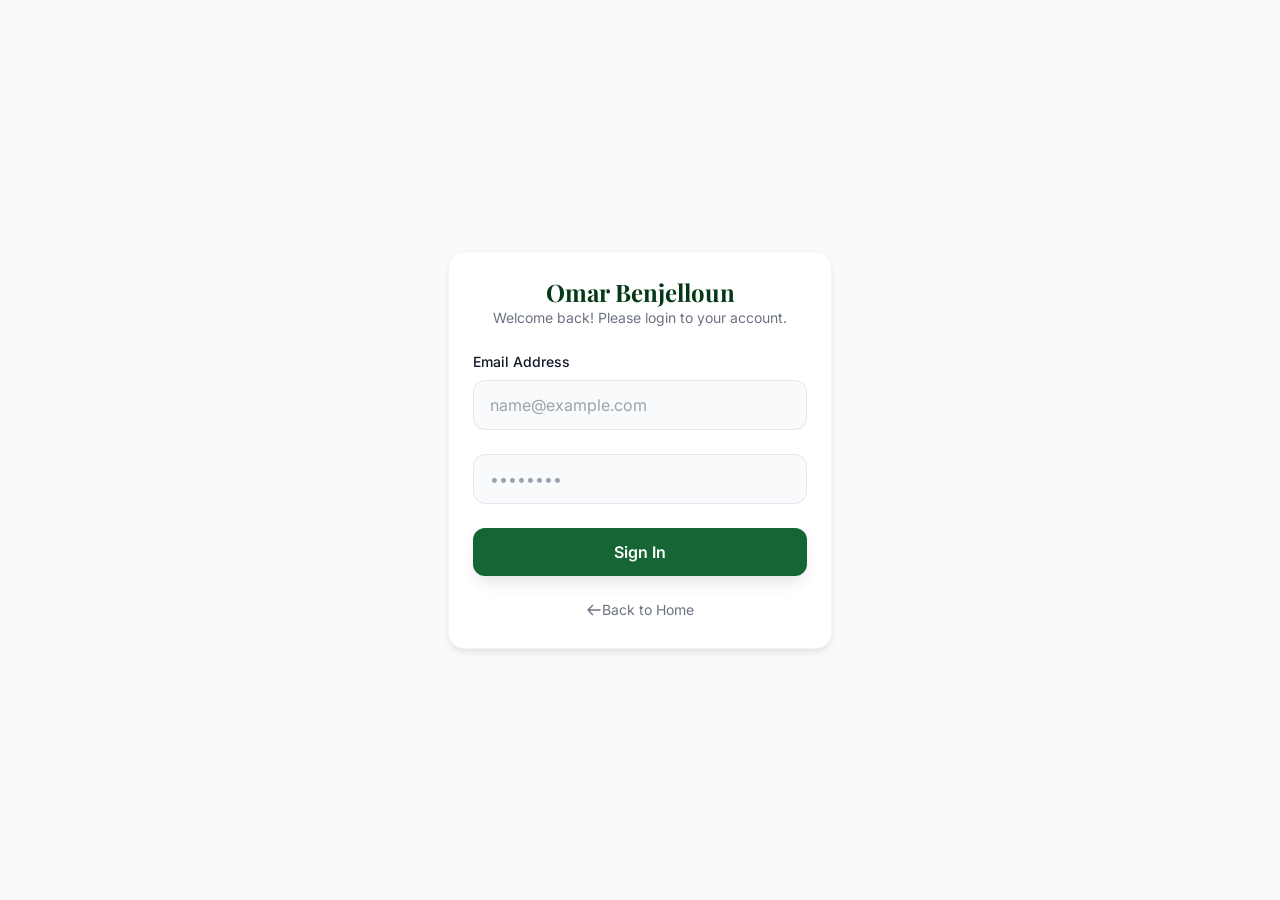
<file: pages/blog-form.html>
<!DOCTYPE html>
<html lang="en">

<head>
    <meta charset="UTF-8" />
    <meta name="viewport" content="width=device-width, initial-scale=1.0" />
    <title>Create Blog Post - Omar Benjelloun Portfolio</title>
    <link rel="icon" type="image/png" class="round" href="/public/images/benjellon.png">
    <link rel="stylesheet" href="../css/main.css" />
    <style>
        .form-card {
            animation: slideUp 0.6s cubic-bezier(0.16, 1, 0.3, 1);
        }

        @keyframes slideUp {
            from {
                opacity: 0;
                transform: translateY(30px);
            }

            to {
                opacity: 1;
                transform: translateY(0);
            }
        }

        .file-drop-area {
            border: 2px dashed #e5e7eb;
            transition: all 0.2s ease;
        }

        .file-drop-area:hover {
            border-color: #166534;
            background-color: #f0fdf4;
        }

        .editor-toolbar button {
            transition: all 0.2s;
        }

        .editor-toolbar button:hover {
            background-color: #f3f4f6;
            color: #166534;
        }

        .editor-toolbar button.active {
            background-color: #166534;
            color: white;
        }

        #editor:empty:before {
            content: attr(data-placeholder);
            color: #9ca3af;
            pointer-events: none;
        }

        #editor:focus {
            outline: none;
        }

        #editor ul,
        #editor ol {
            margin-left: 1.5rem;
            margin-top: 0.5rem;
            margin-bottom: 0.5rem;
        }

        #editor ul {
            list-style-type: disc;
        }

        #editor ol {
            list-style-type: decimal;
        }

        #editor p {
            margin-bottom: 0.5rem;
        }

        #editor b,
        #editor strong {
            font-weight: bold;
        }

        #editor i,
        #editor em {
            font-style: italic;
        }

        #editor u {
            text-decoration: underline;
        }

        /* Validation Styles */
        .form-group {
            position: relative;
        }

        .error-message {
            color: #dc2626;
            font-size: 0.875rem;
            margin-top: 0.5rem;
            display: none;
            animation: slideDown 0.2s ease;
        }

        .error-message.show {
            display: block;
        }

        @keyframes slideDown {
            from {
                opacity: 0;
                transform: translateY(-5px);
            }

            to {
                opacity: 1;
                transform: translateY(0);
            }
        }

        input.error,
        #editor.error {
            border-color: #dc2626 !important;
            background-color: #fef2f2 !important;
        }

        input.error:focus,
        #editor.error:focus {
            border-color: #dc2626 !important;
        }

        .field-hint {
            font-size: 0.85rem;
            color: #6b7280;
            margin-top: 0.4rem;
            display: flex;
            justify-content: space-between;
        }

        .char-count {
            font-size: 0.85rem;
            color: #6b7280;
            margin-top: 0.4rem;
        }

        .char-count.warning {
            color: #f59e0b;
        }

        .char-count.error {
            color: #dc2626;
        }

        .validation-success {
            color: #16a34a;
            font-size: 0.85rem;
            margin-top: 0.4rem;
        }

        /* Loading Spinner */
        .loading-overlay {
            position: fixed;
            top: 0;
            left: 0;
            right: 0;
            bottom: 0;
            background: rgba(0, 0, 0, 0.5);
            display: flex;
            align-items: center;
            justify-content: center;
            z-index: 9999;
            opacity: 1;
            transition: opacity 0.3s ease;
        }

        .loading-overlay.hidden {
            display: none;
            opacity: 0;
        }

        .loading-spinner {
            background: white;
            padding: 40px;
            border-radius: 12px;
            box-shadow: 0 10px 25px rgba(0, 0, 0, 0.2);
            text-align: center;
        }

        .spinner {
            border: 4px solid #f3f4f6;
            border-top: 4px solid #16a34a;
            border-radius: 50%;
            width: 40px;
            height: 40px;
            animation: spin 1s linear infinite;
            margin: 0 auto 16px;
        }

        @keyframes spin {
            0% {
                transform: rotate(0deg);
            }

            100% {
                transform: rotate(360deg);
            }
        }

        .loading-text {
            color: #6b7280;
            font-size: 1rem;
            margin: 0;
        }

        .success-icon {
            display: inline-block;
            margin-right: 0.25rem;
        }

        .toast-notification {
            position: fixed;
            bottom: 20px;
            right: 20px;
            max-width: 400px;
            padding: 16px;
            border-radius: 8px;
            background-color: #1f2937;
            color: white;
            box-shadow: 0 10px 15px rgba(0, 0, 0, 0.1);
            z-index: 1000;
            animation: slideIn 0.3s ease;
        }

        .toast-notification.error {
            background-color: #dc2626;
        }

        .toast-notification.success {
            background-color: #16a34a;
        }

        @keyframes slideIn {
            from {
                transform: translateX(400px);
                opacity: 0;
            }

            to {
                transform: translateX(0);
                opacity: 1;
            }
        }
    </style>
    <script>

        // Protect this route
        if (localStorage.getItem('isAuthenticated') !== 'true') {
            alert('Please login to create a post.');
            window.location.href = 'login.html';
        }

        let editingPostId = null;
        let existingImage = null;
        let validationState = {
            title: false,
            content: false,
            image: true // Optional field, so valid by default
        };

        document.addEventListener('DOMContentLoaded', () => {
            checkUrlForEdit();
            setupEditor();
            setupValidation();
            createLoadingOverlay();
        });

        function createLoadingOverlay() {
            const overlay = document.createElement('div');
            overlay.id = 'loading-overlay';
            overlay.className = 'loading-overlay hidden';
            overlay.innerHTML = `
                <div class="loading-spinner">
                    <div class="spinner"></div>
                    <p class="loading-text">Loading post...</p>
                </div>
            `;
            document.body.appendChild(overlay);
        }

        function showLoading(message = 'Loading...') {
            const overlay = document.getElementById('loading-overlay');
            if (overlay) {
                const text = overlay.querySelector('.loading-text');
                if (text) text.textContent = message;
                overlay.classList.remove('hidden');
            }
        }

        function hideLoading() {
            const overlay = document.getElementById('loading-overlay');
            if (overlay) {
                overlay.classList.add('hidden');
            }
        }

        function setupValidation() {
            const titleInput = document.getElementById('title');
            const editor = document.getElementById('editor');

            // Title validation
            titleInput.addEventListener('input', () => {
                validateTitle();
                updateCharCount('title-count', titleInput.value.length, 255);
            });
            titleInput.addEventListener('blur', () => validateTitle());

            // Content validation
            editor.addEventListener('input', () => validateContent());
            editor.addEventListener('blur', () => validateContent());
        }

        function updateCharCount(counterId, current, max) {
            const counter = document.getElementById(counterId);
            if (counter) {
                counter.textContent = `${current}/${max}`;
            }
        }

        function validateTitle() {
            const titleInput = document.getElementById('title');
            const value = titleInput.value.trim();
            const minLength = 3;
            const maxLength = 255;

            const titleGroup = titleInput.closest('.form-group') || titleInput.parentElement;
            let errorMsg = titleGroup.querySelector('.error-message');

            if (!errorMsg) {
                errorMsg = document.createElement('div');
                errorMsg.className = 'error-message';
                titleInput.parentElement.appendChild(errorMsg);
            }

            if (value.length === 0) {
                showError(titleInput, errorMsg, 'Title is required');
                validationState.title = false;
                return false;
            } else if (value.length < minLength) {
                showError(titleInput, errorMsg, `Title must be at least ${minLength} characters long`);
                validationState.title = false;
                return false;
            } else if (value.length > maxLength) {
                showError(titleInput, errorMsg, `Title cannot exceed ${maxLength} characters`);
                validationState.title = false;
                return false;
            } else {
                clearError(titleInput, errorMsg);
                validationState.title = true;
                return true;
            }
        }

        function validateContent() {
            const editor = document.getElementById('editor');
            const value = editor.innerText.trim();
            const minLength = 10;

            let errorMsg = editor.parentElement.querySelector('.error-message');

            if (!errorMsg) {
                errorMsg = document.createElement('div');
                errorMsg.className = 'error-message';
                editor.parentElement.appendChild(errorMsg);
            }

            if (value.length === 0) {
                showError(editor, errorMsg, 'Content is required');
                validationState.content = false;
                return false;
            } else if (value.length < minLength) {
                showError(editor, errorMsg, `Content must be at least ${minLength} characters long`);
                validationState.content = false;
                return false;
            } else if (value.length > 50000) {
                showError(editor, errorMsg, 'Content cannot exceed 50,000 characters');
                validationState.content = false;
                return false;
            } else {
                clearError(editor, errorMsg);
                validationState.content = true;
                return true;
            }
        }

        function showError(input, errorMsg, message) {
            input.classList.add('error');
            errorMsg.textContent = message;
            errorMsg.classList.add('show');
        }

        function clearError(input, errorMsg) {
            input.classList.remove('error');
            errorMsg.classList.remove('show');
        }

        function showToast(message, type = 'error') {
            const toast = document.createElement('div');
            toast.className = `toast-notification ${type}`;
            toast.textContent = message;
            document.body.appendChild(toast);

            setTimeout(() => {
                toast.remove();
            }, 5000);
        }

        function setupEditor() {
            const editor = document.getElementById('editor');

            // Update toolbar state when selection changes
            editor.addEventListener('mouseup', updateToolbarState);
            editor.addEventListener('keyup', updateToolbarState);
            editor.addEventListener('focus', updateToolbarState);

            // Prevent losing focus when clicking toolbar
            document.querySelectorAll('.editor-toolbar button').forEach(button => {
                button.addEventListener('mousedown', (e) => {
                    e.preventDefault(); // Prevents editor from losing focus
                });
            });
        }

        function updateToolbarState() {
            const commands = ['bold', 'italic', 'underline', 'insertUnorderedList', 'insertOrderedList'];

            commands.forEach(command => {
                const button = document.querySelector(`[data-command="${command}"]`);
                if (button) {
                    if (document.queryCommandState(command)) {
                        button.classList.add('active');
                    } else {
                        button.classList.remove('active');
                    }
                }
            });
        }

        function checkUrlForEdit() {
            const urlParams = new URLSearchParams(window.location.search);
            const id = urlParams.get('id');
            if (id) {
                editingPostId = parseInt(id);
                document.getElementById('page-title').textContent = 'Edit Blog Post';
                document.getElementById('submit-btn').textContent = 'Update Post';

                console.log('Loading post with ID:', editingPostId);
                showLoading('Loading post...');

                fetch(`http://localhost:8000/api/blogs/${editingPostId}`)
                    .then(response => {
                        console.log('Fetch response status:', response.status);
                        if (!response.ok) {
                            return response.text().then(text => {
                                throw new Error(`HTTP ${response.status}: ${text}`);
                            });
                        }
                        return response.json();
                    })
                    .then(post => {
                        console.log('Post loaded:', post);
                        hideLoading();
                        document.getElementById('title').value = post.title;
                        document.getElementById('editor').innerHTML = post.content;
                        existingImage = post.image;

                        if (post.image) {
                            const previewImg = document.getElementById('preview-img');
                            const placeholder = document.getElementById('upload-placeholder');
                            const previewContainer = document.getElementById('image-preview');

                            previewImg.src = post.image;
                            placeholder.classList.add('hidden');
                            previewContainer.classList.remove('hidden');
                        }
                    })
                    .catch(error => {
                        console.error('Error fetching post:', error);
                        hideLoading();
                        showToast('Error loading post: ' + error.message, 'error');
                    });
            }
        }

        function handleLogout(event) {
            event.preventDefault();
            localStorage.removeItem('isAuthenticated');
            window.location.href = 'login.html';
        }

        function handlePostSubmission(event) {
            event.preventDefault();

            // Validate all fields
            const isTitleValid = validateTitle();
            const isContentValid = validateContent();

            if (!isTitleValid) {
                showToast('Please fix the title errors', 'error');
                document.getElementById('title').focus();
                return;
            }

            if (!isContentValid) {
                showToast('Please fix the content errors', 'error');
                document.getElementById('editor').focus();
                return;
            }

            const title = document.getElementById('title').value.trim();
            const content = document.getElementById('editor').innerHTML.trim();
            const imageInput = document.getElementById('image');
            const file = imageInput.files[0];

            if (file) {
                // Validate image file
                const validImageTypes = ['image/jpeg', 'image/png', 'image/gif', 'image/webp', 'image/svg+xml'];
                if (!validImageTypes.includes(file.type)) {
                    showToast('Image must be JPG, PNG, GIF, WebP, or SVG', 'error');
                    return;
                }

                if (file.size > 5 * 1024 * 1024) {
                    showToast('Image file size must be less than 5MB', 'error');
                    return;
                }

                const reader = new FileReader();
                reader.onloadend = function () {
                    savePost(title, content, reader.result);
                }
                reader.onerror = function () {
                    showToast('Error reading image file', 'error');
                }
                reader.readAsDataURL(file);
            } else {
                savePost(title, content, existingImage);
            }
        }

        function savePost(title, content, imageBase64) {
            const submitBtn = document.getElementById('submit-btn');
            submitBtn.disabled = true;
            submitBtn.textContent = editingPostId ? 'Updating...' : 'Creating...';
            showLoading(editingPostId ? 'Updating post...' : 'Creating post...');

            const postData = {
                title: title,
                content: content,
                image: imageBase64
            };

            const url = editingPostId
                ? `http://localhost:8000/api/blogs/${editingPostId}`
                : 'http://localhost:8000/api/blogs';

            const method = editingPostId ? 'PUT' : 'POST';

            console.log('Sending request to:', url);
            console.log('Method:', method);

            fetch(url, {
                method: method,
                headers: {
                    'Content-Type': 'application/json'
                },
                body: JSON.stringify(postData)
            })
                .then(response => {
                    console.log('Response status:', response.status);

                    if (!response.ok) {
                        return response.json().then(data => {
                            throw new Error(data.message || `HTTP ${response.status}`);
                        }).catch(() => {
                            return response.text().then(text => {
                                throw new Error(text || `HTTP ${response.status}`);
                            });
                        });
                    }

                    // Check if response has content
                    const contentType = response.headers.get('content-type');
                    if (contentType && contentType.includes('application/json')) {
                        return response.json();
                    } else {
                        return null;
                    }
                })
                .then(data => {
                    console.log('Success! Response:', data);
                    hideLoading();
                    showToast(editingPostId ? 'Blog post updated successfully!' : 'Blog post created successfully!', 'success');
                    setTimeout(() => {
                        window.location.href = 'blogs.html';
                    }, 1500);
                })
                .catch(error => {
                    console.error('Error saving post:', error);
                    hideLoading();

                    let errorMessage = 'Error saving post';
                    if (error.message.includes('title')) {
                        errorMessage = 'Title validation failed: ' + error.message;
                    } else if (error.message.includes('content')) {
                        errorMessage = 'Content validation failed: ' + error.message;
                    } else if (error.message.includes('image')) {
                        errorMessage = 'Image validation failed: ' + error.message;
                    } else if (error.message) {
                        errorMessage = error.message;
                    }

                    showToast(errorMessage, 'error');
                    submitBtn.disabled = false;
                    submitBtn.textContent = editingPostId ? 'Update Post' : 'Create Post';
                });
        }

        function previewImage(input) {
            const file = input.files[0];
            const placeholder = document.getElementById('upload-placeholder');
            const previewContainer = document.getElementById('image-preview');
            const previewImg = document.getElementById('preview-img');

            if (file) {
                // Validate file type
                const validImageTypes = ['image/jpeg', 'image/png', 'image/gif', 'image/webp', 'image/svg+xml'];
                if (!validImageTypes.includes(file.type)) {
                    showToast('Image must be JPG, PNG, GIF, WebP, or SVG', 'error');
                    input.value = '';
                    return;
                }

                // Validate file size (5MB max)
                if (file.size > 5 * 1024 * 1024) {
                    showToast('File size must be less than 5MB', 'error');
                    input.value = '';
                    return;
                }

                const reader = new FileReader();
                reader.onload = function (e) {
                    previewImg.src = e.target.result;
                    placeholder.classList.add('hidden');
                    previewContainer.classList.remove('hidden');
                    showToast('Image uploaded successfully', 'success');
                }
                reader.onerror = function () {
                    showToast('Error reading image file', 'error');
                    input.value = '';
                }
                reader.readAsDataURL(file);
            } else {
                placeholder.classList.remove('hidden');
                previewContainer.classList.add('hidden');
                previewImg.src = '';
            }
        }

        function removeImage(event) {
            event.preventDefault();
            event.stopPropagation();

            const input = document.getElementById('image');
            const placeholder = document.getElementById('upload-placeholder');
            const previewContainer = document.getElementById('image-preview');
            const previewImg = document.getElementById('preview-img');

            input.value = '';
            existingImage = null;
            previewImg.src = '';
            placeholder.classList.remove('hidden');
            previewContainer.classList.add('hidden');
        }

        function execCmd(command, value = null) {
            const editor = document.getElementById('editor');

            // Focus the editor first
            editor.focus();

            // Execute the command
            document.execCommand(command, false, value);

            // Update toolbar state
            updateToolbarState();

            // Keep focus on editor
            editor.focus();
        }

        function formatHeading(level) {
            execCmd('formatBlock', `<h${level}>`);
        }

        function createLink() {
            const url = prompt('Enter the URL:');
            if (url) {
                execCmd('createLink', url);
            }
        }

        function insertImage() {
            const url = prompt('Enter image URL:');
            if (url) {
                execCmd('insertImage', url);
            }
        }
    </script>
</head>

<body class="font-body bg-surface-50 min-h-screen">

    <!-- Navbar -->
    <nav class="bg-white border-b border-border shadow-sm">
        <div class="max-w-7xl mx-auto px-6 py-4 flex justify-between items-center">
            <div class="font-display text-xl font-bold text-brand-500">
                Omar Benjelloun <span class="text-text-secondary font-normal text-base ml-2">/ New Post</span>
            </div>
            <div class="flex items-center space-x-4">
                <a href="index.html" class="text-text-secondary hover:text-primary transition-250 text-sm">View Site</a>
                <a href="#" onclick="handleLogout(event)"
                    class="text-text-secondary hover:text-error transition-250 text-sm">Logout</a>
            </div>
        </div>
    </nav>

    <div class="max-w-3xl mx-auto px-6 py-12">
        <form class="form-card bg-white rounded-2xl shadow-portfolio p-8 border border-gray-100"
            onsubmit="handlePostSubmission(event)">
            <div class="mb-8 border-b border-border pb-6">
                <h1 id="page-title" class="font-display text-3xl font-bold text-text-primary">Create New Blog Post</h1>
                <p class="text-text-secondary mt-2">Share your thoughts and updates with the world.</p>
            </div>

            <div class="space-y-8">
                <!-- Title -->
                <div class="form-group">
                    <label for="title" class="block text-sm font-semibold text-text-primary mb-2">
                        Post Title
                        <span class="text-red-500">*</span>
                    </label>
                    <input type="text" id="title" name="title" required
                        class="w-full px-4 py-3 rounded-xl border border-border focus:border-primary focus:ring-2 focus:ring-primary-100 outline-none transition-250 bg-surface-50 focus:bg-white text-lg"
                        placeholder="Enter an engaging title..." maxlength="255">
                    <div class="field-hint">
                        <span>Minimum 3 characters, maximum 255</span>
                        <span id="title-count">0/255</span>
                    </div>
                    <div class="error-message"></div>
                </div>

                <!-- Image Upload -->
                <div>
                    <label for="image" class="block text-sm font-semibold text-text-primary mb-2">Featured Image</label>
                    <div class="file-drop-area rounded-xl p-8 text-center cursor-pointer relative overflow-hidden"
                        id="drop-area">
                        <input type="file" id="image" name="image" accept="image/*"
                            class="absolute inset-0 w-full h-full opacity-0 cursor-pointer z-10"
                            onchange="previewImage(this)">

                        <div id="upload-placeholder" class="pointer-events-none">
                            <svg class="w-10 h-10 text-text-muted mx-auto mb-3" fill="none" stroke="currentColor"
                                viewBox="0 0 24 24">
                                <path stroke-linecap="round" stroke-linejoin="round" stroke-width="2"
                                    d="M4 16l4.586-4.586a2 2 0 012.828 0L16 16m-2-2l1.586-1.586a2 2 0 012.828 0L20 14m-6-6h.01M6 20h12a2 2 0 002-2V6a2 2 0 00-2-2H6a2 2 0 00-2 2v12a2 2 0 002 2z" />
                            </svg>
                            <p class="text-sm text-text-secondary font-medium">Click to upload or drag and drop</p>
                            <p class="text-xs text-text-muted mt-1">SVG, PNG, JPG or GIF (max. 5MB)</p>
                        </div>

                        <div id="image-preview" class="hidden absolute inset-0 w-full h-full bg-surface-50 group">
                            <img id="preview-img" src="" alt="Preview" class="w-full h-full object-contain p-2">
                            <button type="button" onclick="removeImage(event)"
                                class="absolute top-4 right-4 p-2 bg-white rounded-full shadow-md text-gray-500 hover:text-red-500 hover:bg-red-50 transition-all z-20"
                                title="Remove image">
                                <svg class="w-5 h-5" fill="none" stroke="currentColor" viewBox="0 0 24 24">
                                    <path stroke-linecap="round" stroke-linejoin="round" stroke-width="2"
                                        d="M6 18L18 6M6 6l12 12" />
                                </svg>
                            </button>
                        </div>
                    </div>
                </div>

                <!-- Description (Rich Text Editor) -->
                <div class="form-group">
                    <label class="block text-sm font-semibold text-text-primary mb-2">
                        Content
                        <span class="text-red-500">*</span>
                    </label>
                    <div
                        class="rounded-xl border border-border bg-surface-50 overflow-hidden focus-within:ring-2 focus-within:ring-primary-100 focus-within:border-primary transition-250">
                        <!-- Toolbar -->
                        <div class="flex items-center space-x-1 p-2 border-b border-border bg-white editor-toolbar">
                            <button type="button" onclick="execCmd('bold')" data-command="bold"
                                class="p-2 rounded hover:bg-surface-100 text-text-secondary font-bold"
                                title="Bold (Ctrl+B)">
                                B
                            </button>
                            <button type="button" onclick="execCmd('italic')" data-command="italic"
                                class="p-2 rounded hover:bg-surface-100 text-text-secondary italic"
                                title="Italic (Ctrl+I)">
                                I
                            </button>
                            <button type="button" onclick="execCmd('underline')" data-command="underline"
                                class="p-2 rounded hover:bg-surface-100 text-text-secondary underline"
                                title="Underline (Ctrl+U)">
                                U
                            </button>
                            <div class="w-px h-4 bg-border mx-2"></div>
                            <button type="button" onclick="execCmd('insertUnorderedList')"
                                data-command="insertUnorderedList"
                                class="p-2 rounded hover:bg-surface-100 text-text-secondary" title="Bullet List">
                                <svg class="w-5 h-5" fill="none" stroke="currentColor" viewBox="0 0 24 24">
                                    <path stroke-linecap="round" stroke-linejoin="round" stroke-width="2"
                                        d="M4 6h16M4 12h16M4 18h16" />
                                </svg>
                            </button>
                            <button type="button" onclick="execCmd('insertOrderedList')"
                                data-command="insertOrderedList"
                                class="p-2 rounded hover:bg-surface-100 text-text-secondary" title="Numbered List">
                                <svg class="w-5 h-5" fill="none" stroke="currentColor" viewBox="0 0 24 24">
                                    <path stroke-linecap="round" stroke-linejoin="round" stroke-width="2"
                                        d="M9 5H7a2 2 0 00-2 2v12a2 2 0 002 2h10a2 2 0 002-2V7a2 2 0 00-2-2h-2M9 5a2 2 0 002 2h2a2 2 0 002-2M9 5a2 2 0 012-2h2a2 2 0 012 2" />
                                </svg>
                            </button>
                            <div class="w-px h-4 bg-border mx-2"></div>
                        </div>
                        <!-- Editor -->
                        <div id="editor" contenteditable="true"
                            data-placeholder="Start writing your blog post content..."
                            class="w-full px-4 py-3 min-h-[300px] outline-none bg-surface-50 focus:bg-white text-lg overflow-y-auto">
                        </div>
                    </div>
                    <div class="field-hint">
                        <span>Minimum 10 characters, maximum 50,000</span>
                    </div>
                    <div class="error-message"></div>
                </div>

                <!-- Actions -->
                <div class="flex items-center justify-end space-x-4 pt-4 border-t border-border">
                    <button type="button" onclick="window.location.href='blogs.html'"
                        class="px-6 py-3 rounded-xl font-medium text-text-secondary hover:bg-surface-100 transition-250">
                        Cancel
                    </button>
                    <button type="submit" id="submit-btn" class="btn-primary">
                        Create Post
                    </button>
                </div>
            </div>
        </form>
    </div>

</body>

</html>
</file>
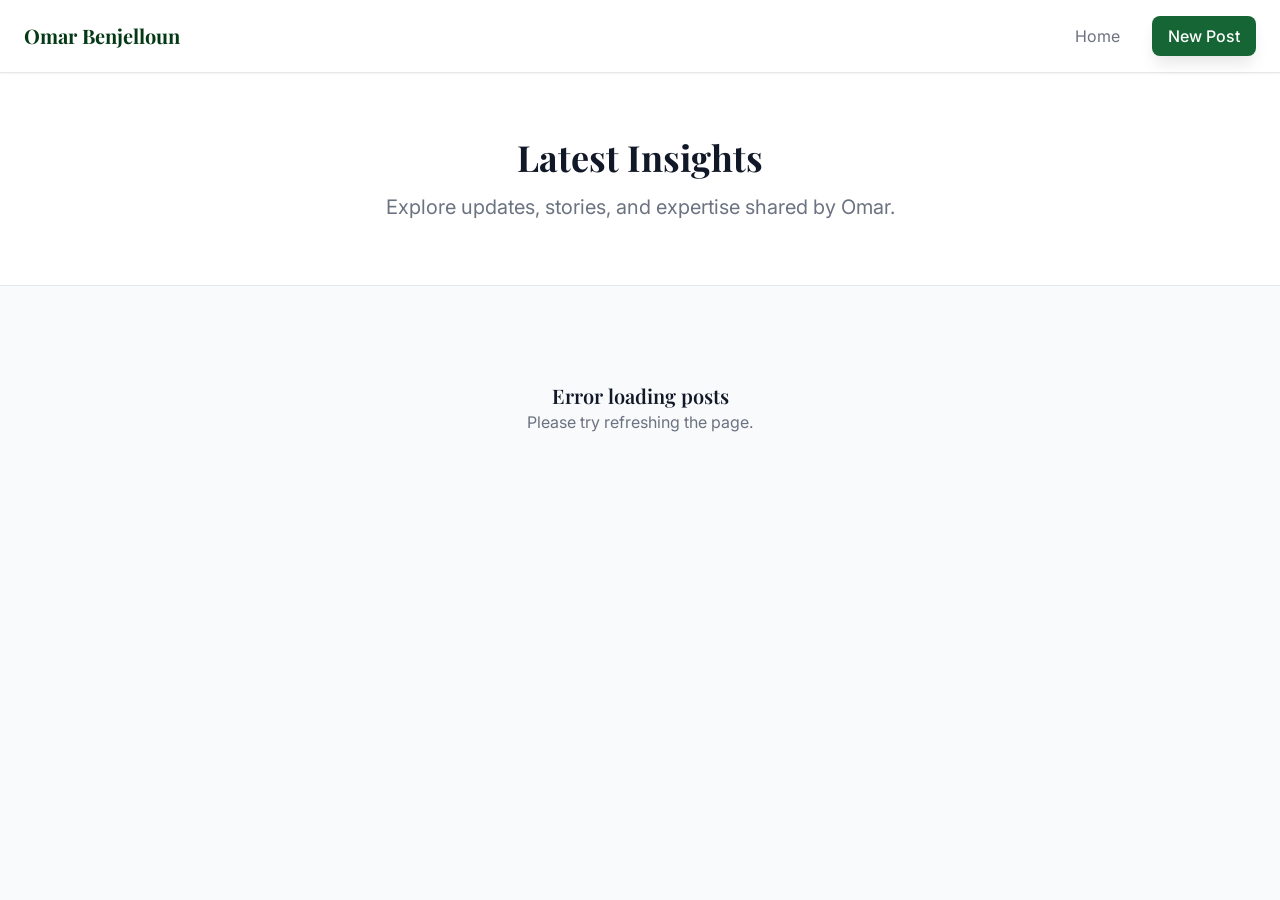
<file: pages/blogs.html>
<!DOCTYPE html>
<html lang="en">

<head>
    <meta charset="UTF-8" />
    <meta name="viewport" content="width=device-width, initial-scale=1.0" />
    <title>Our Blogs - Omar Benjelloun Portfolio</title>
    <link rel="icon" type="image/png" class="round" href="/public/images/benjellon.png">
    <link rel="stylesheet" href="../css/main.css" />
    <style>
        .blog-card {
            transition: all 0.3s ease;
        }

        .blog-card:hover {
            transform: translateY(-5px);
            box-shadow: 0 10px 20px rgba(0, 0, 0, 0.1);
        }

        /* Styles for rendered blog content */
        .blog-content {
            overflow: hidden;
            display: -webkit-box;
            -webkit-line-clamp: 3;
            -webkit-box-orient: vertical;
        }

        .blog-content b,
        .blog-content strong {
            font-weight: bold;
        }

        .blog-content i,
        .blog-content em {
            font-style: italic;
        }

        .blog-content u {
            text-decoration: underline;
        }

        .blog-content ul {
            list-style-type: disc;
            margin-left: 1.5rem;
        }

        .blog-content ol {
            list-style-type: decimal;
            margin-left: 1.5rem;
        }

        .blog-content h2 {
            font-size: 1.25rem;
            font-weight: 600;
            margin-top: 0.5rem;
            margin-bottom: 0.5rem;
        }

        .blog-content h3 {
            font-size: 1.1rem;
            font-weight: 600;
            margin-top: 0.5rem;
            margin-bottom: 0.5rem;
        }

        .blog-content p {
            margin-bottom: 0.5rem;
        }

        /* Modal Styles */
        .modal {
            position: fixed;
            top: 0;
            left: 0;
            right: 0;
            bottom: 0;
            background-color: rgba(0, 0, 0, 0.5);
            display: flex;
            align-items: center;
            justify-content: center;
            z-index: 100;
            opacity: 1;
            transition: opacity 0.3s ease;
        }

        .modal.hidden {
            display: none;
            opacity: 0;
        }

        .modal-content {
            background: white;
            border-radius: 12px;
            padding: 32px;
            max-width: 400px;
            width: 90%;
            box-shadow: 0 20px 25px -5px rgba(0, 0, 0, 0.1);
            animation: slideIn 0.3s ease;
        }

        @keyframes slideIn {
            from {
                transform: translateY(-20px);
                opacity: 0;
            }

            to {
                transform: translateY(0);
                opacity: 1;
            }
        }

        .modal-content h2 {
            font-size: 1.5rem;
            font-weight: bold;
            color: #1f2937;
            margin-bottom: 12px;
            font-family: Georgia, serif;
        }

        .modal-content p {
            color: #6b7280;
            line-height: 1.6;
            margin-bottom: 24px;
            font-size: 0.95rem;
        }

        .modal-content strong {
            color: #ef4444;
            font-weight: 600;
        }

        .modal-actions {
            display: flex;
            gap: 12px;
            justify-content: flex-end;
        }

        .modal-actions .btn {
            padding: 10px 20px;
            border-radius: 8px;
            border: none;
            font-weight: 500;
            cursor: pointer;
            transition: all 0.2s ease;
            font-size: 0.95rem;
        }

        .modal-actions .btn.cancel {
            background-color: #e5e7eb;
            color: #374151;
            border: 1px solid #d1d5db;
        }

        .modal-actions .btn.cancel:hover {
            background-color: #d1d5db;
        }

        .modal-actions .btn.delete {
            background-color: #ef4444;
            color: white;
        }

        .modal-actions .btn.delete:hover {
            background-color: #dc2626;
        }

        /* Loading Spinner */
        .loading-overlay {
            position: fixed;
            top: 0;
            left: 0;
            right: 0;
            bottom: 0;
            background: rgba(0, 0, 0, 0.5);
            display: flex;
            align-items: center;
            justify-content: center;
            z-index: 9999;
            opacity: 1;
            transition: opacity 0.3s ease;
        }

        .loading-overlay.hidden {
            display: none;
            opacity: 0;
        }

        .loading-spinner {
            background: white;
            padding: 40px;
            border-radius: 12px;
            box-shadow: 0 10px 25px rgba(0, 0, 0, 0.2);
            text-align: center;
        }

        .spinner {
            border: 4px solid #f3f4f6;
            border-top: 4px solid #16a34a;
            border-radius: 50%;
            width: 40px;
            height: 40px;
            animation: spin 1s linear infinite;
            margin: 0 auto 16px;
        }

        @keyframes spin {
            0% {
                transform: rotate(0deg);
            }

            100% {
                transform: rotate(360deg);
            }
        }

        .loading-text {
            color: #6b7280;
            font-size: 1rem;
            margin: 0;
        }
    </style>
</head>

<body class="font-body bg-surface-50 min-h-screen">

    <!-- Navbar -->
    <nav class="bg-white border-b border-border shadow-sm sticky top-0 z-50">
        <div class="max-w-7xl mx-auto px-6 py-4 flex justify-between items-center">
            <a href="index.html"
                class="font-display text-xl font-bold text-brand-500 hover:text-brand-600 transition-250">
                Omar Benjelloun
            </a>
            <div class="flex items-center space-x-8">
                <a href="index.html" class="text-text-secondary hover:text-primary transition-250">Home</a>
                <a href="blog-form.html"
                    class="px-4 py-2 rounded-lg bg-primary text-white font-medium hover:bg-primary-700 transition-250 shadow-cta">New
                    Post</a>
            </div>
        </div>
    </nav>

    <!-- Header -->
    <div class="bg-white py-16 border-b border-border">
        <div class="max-w-7xl mx-auto px-6 text-center">
            <h1 class="font-display text-4xl md:text-5xl font-bold text-text-primary mb-4">Latest Insights</h1>
            <p class="text-xl text-text-secondary max-w-2xl mx-auto">Explore updates, stories, and expertise shared by
                Omar.</p>
        </div>
    </div>

    <!-- Blogs Grid -->
    <div class="max-w-7xl mx-auto px-6 py-12">
        <div id="blogs-container" class="grid md:grid-cols-2 lg:grid-cols-3 gap-8">
            <!-- Blogs will be injected here -->
        </div>

        <div id="no-blogs-message" class="hidden text-center py-12">
            <div
                class="inline-flex items-center justify-center w-16 h-16 rounded-full bg-surface-100 mb-4 text-text-muted">
                <svg class="w-8 h-8" fill="none" stroke="currentColor" viewBox="0 0 24 24">
                    <path stroke-linecap="round" stroke-linejoin="round" stroke-width="2"
                        d="M19 20H5a2 2 0 01-2-2V6a2 2 0 012-2h10a2 2 0 012 2v1m2 13a2 2 0 01-2 2h-7a2 2 0 01-2-2V5a2 2 0 012-2h5.586a1 1 0 01.707.293l5.414 5.414a1 1 0 01.293.707V19a2 2 0 01-2 2z" />
                </svg>
            </div>
            <h3 class="text-xl font-semibold text-text-primary mb-2">No posts yet</h3>
            <p class="text-text-secondary mb-6">Be the first to share something amazing!</p>
            <a href="blog-form.html" class="text-primary hover:text-primary-700 font-medium hover:underline">Create a
                Post
                &rarr;</a>
        </div>
    </div>

    <script>
        let deletePostId = null;
        const API_URL = 'http://localhost:8000/api/blogs';

        // Initialize loading overlay on page load
        document.addEventListener('DOMContentLoaded', () => {
            createLoadingOverlay();
            loadBlogs();
        });

        function createLoadingOverlay() {
            const overlay = document.createElement('div');
            overlay.id = 'loading-overlay';
            overlay.className = 'loading-overlay hidden';
            overlay.innerHTML = `
                <div class="loading-spinner">
                    <div class="spinner"></div>
                    <p class="loading-text">Loading blogs...</p>
                </div>
            `;
            document.body.appendChild(overlay);
        }

        function showLoading(message = 'Loading...') {
            const overlay = document.getElementById('loading-overlay');
            if (overlay) {
                const text = overlay.querySelector('.loading-text');
                if (text) text.textContent = message;
                overlay.classList.remove('hidden');
            }
        }

        function hideLoading() {
            const overlay = document.getElementById('loading-overlay');
            if (overlay) {
                overlay.classList.add('hidden');
            }
        }

        function showDeleteModal(id) {
            deletePostId = id;
            const modal = document.getElementById('deleteModal');
            modal.classList.remove('hidden');
        }

        function closeModal() {
            const modal = document.getElementById('deleteModal');
            modal.classList.add('hidden');
            deletePostId = null;
        }

        function confirmDelete() {
            if (deletePostId !== null) {
                console.log('Deleting blog with ID:', deletePostId);
                showLoading('Deleting blog...');
                fetch(`${API_URL}/${deletePostId}`, {
                    method: 'DELETE'
                })
                    .then(response => {
                        console.log('Delete response status:', response.status);
                        if (!response.ok) throw new Error('Failed to delete post');
                        closeModal();
                        loadBlogs();
                    })
                    .catch(error => {
                        console.error('Error deleting post:', error);
                        hideLoading();
                        alert('Error deleting post. Please try again.');
                        closeModal();
                    });
            }
        }

        function deletePost(id) {
            showDeleteModal(id);
        }

        function editPost(id) {
            window.location.href = `blog-form.html?id=${id}`;
        }

        function stripHtml(html) {
            const temp = document.createElement('div');
            temp.innerHTML = html;
            return temp.textContent || temp.innerText || '';
        }

        function createExcerpt(html, maxLength = 150) {
            const text = stripHtml(html);
            if (text.length <= maxLength) return text;
            return text.substr(0, maxLength) + '...';
        }

        function escapeHtml(text) {
            const map = {
                '&': '&amp;',
                '<': '&lt;',
                '>': '&gt;',
                '"': '&quot;',
                "'": '&#039;'
            };
            return text.replace(/[&<>"']/g, m => map[m]);
        }

        function loadBlogs() {
            const blogsContainer = document.getElementById('blogs-container');
            const noBlogsMessage = document.getElementById('no-blogs-message');
            const isAuthenticated = localStorage.getItem('isAuthenticated') === 'true';

            blogsContainer.innerHTML = '';
            showLoading('Loading blogs...');

            console.log('Loading blogs from:', API_URL);

            fetch(API_URL)
                .then(response => {
                    console.log('Response status:', response.status);
                    if (!response.ok) {
                        return response.text().then(text => {
                            throw new Error(`HTTP ${response.status}: ${text}`);
                        });
                    }
                    return response.json();
                })
                .then(blogs => {
                    console.log('Blogs loaded:', blogs);
                    hideLoading();
                    if (blogs.length === 0) {
                        noBlogsMessage.classList.remove('hidden');
                    } else {
                        noBlogsMessage.classList.add('hidden');
                        blogs.reverse().forEach(blog => {
                            const card = document.createElement('div');
                            card.className = 'blog-card bg-white rounded-2xl overflow-hidden border border-gray-100 shadow-sm flex flex-col h-full group relative';

                            const imageHtml = blog.image
                                ? `<div class="h-48 w-full bg-gray-100 overflow-hidden"><img src="${blog.image}" alt="${escapeHtml(blog.title)}" class="w-full h-full object-cover"></div>`
                                : `<div class="h-48 w-full bg-surface-100 flex items-center justify-center text-text-muted"><svg class="w-12 h-12" fill="none" stroke="currentColor" viewBox="0 0 24 24"><path stroke-linecap="round" stroke-linejoin="round" stroke-width="2" d="M4 16l4.586-4.586a2 2 0 012.828 0L16 16m-2-2l1.586-1.586a2 2 0 012.828 0L20 14m-6-6h.01M6 20h12a2 2 0 002-2V6a2 2 0 00-2-2H6a2 2 0 00-2 2v12a2 2 0 002 2z" /></svg></div>`;

                            let actionsHtml = '';
                            if (isAuthenticated) {
                                actionsHtml = `
                                    <div class="absolute top-4 right-4 flex space-x-2 opacity-0 group-hover:opacity-100 transition-opacity">
                                        <button class="edit-btn p-2 bg-white rounded-full shadow-md text-gray-500 hover:text-primary hover:bg-gray-50" title="Edit" data-id="${blog.id}">
                                            <svg class="w-4 h-4" fill="none" stroke="currentColor" viewBox="0 0 24 24"><path stroke-linecap="round" stroke-linejoin="round" stroke-width="2" d="M15.232 5.232l3.536 3.536m-2.036-5.036a2.5 2.5 0 113.536 3.536L6.5 21.036H3v-3.572L16.732 3.732z" /></svg>
                                        </button>
                                        <button class="delete-btn p-2 bg-white rounded-full shadow-md text-gray-500 hover:text-red-500 hover:bg-red-50" title="Delete" data-id="${blog.id}">
                                            <svg class="w-4 h-4" fill="none" stroke="currentColor" viewBox="0 0 24 24"><path stroke-linecap="round" stroke-linejoin="round" stroke-width="2" d="M19 7l-.867 12.142A2 2 0 0116.138 21H7.862a2 2 0 01-1.995-1.858L5 7m5 4v6m4-6v6m1-10V4a1 1 0 00-1-1h-4a1 1 0 00-1 1v3M4 7h16" /></svg>
                                        </button>
                                    </div>
                                `;
                            }

                            const contentDiv = document.createElement('div');
                            contentDiv.className = 'p-6 flex-1 flex flex-col';

                            contentDiv.innerHTML = `
                                <div class="text-xs font-semibold uppercase tracking-wider text-primary mb-2">${new Date(blog.created_at).toLocaleDateString()}</div>
                                <h3 class="text-xl font-display font-bold text-text-primary mb-3 line-clamp-2">${escapeHtml(blog.title)}</h3>
                                <div class="blog-content text-text-secondary mb-4"></div>
                            `;

                            const blogContentDiv = contentDiv.querySelector('.blog-content');
                            blogContentDiv.innerHTML = blog.content;

                            card.innerHTML = imageHtml + actionsHtml;
                            card.appendChild(contentDiv);

                            blogsContainer.appendChild(card);
                        });

                        // Add event listeners to delete and edit buttons
                        document.querySelectorAll('.delete-btn').forEach(btn => {
                            btn.addEventListener('click', (e) => {
                                const id = parseInt(btn.getAttribute('data-id'));
                                console.log('Delete button clicked for blog ID:', id);
                                deletePost(id);
                            });
                        });

                        document.querySelectorAll('.edit-btn').forEach(btn => {
                            btn.addEventListener('click', (e) => {
                                const id = parseInt(btn.getAttribute('data-id'));
                                console.log('Edit button clicked for blog ID:', id);
                                editPost(id);
                            });
                        });
                    }
                })
                .catch(error => {
                    console.error('Error loading blogs:', error);
                    hideLoading();
                    noBlogsMessage.classList.remove('hidden');
                    noBlogsMessage.innerHTML = '<h3 class="text-xl font-semibold text-text-primary">Error loading posts</h3><p class="text-text-secondary">Please try refreshing the page.</p>';
                });
        }

        document.addEventListener('DOMContentLoaded', () => {
            const modal = document.getElementById('deleteModal');
            modal.addEventListener('click', (e) => {
                if (e.target === modal) {
                    closeModal();
                }
            });
        });
    </script>
    <div id="deleteModal" class="modal hidden">
        <div class="modal-content">
            <h2>Delete Blog Post</h2>
            <p>
                Are you sure you want to permanently delete this post?<br />
                <strong>This action cannot be undone.</strong>
            </p>

            <div class="modal-actions">
                <button class="btn cancel" onclick="closeModal()">Cancel</button>
                <button class="btn delete" onclick="confirmDelete()">Delete</button>
            </div>
        </div>
    </div>

</body>

</html>
</file>
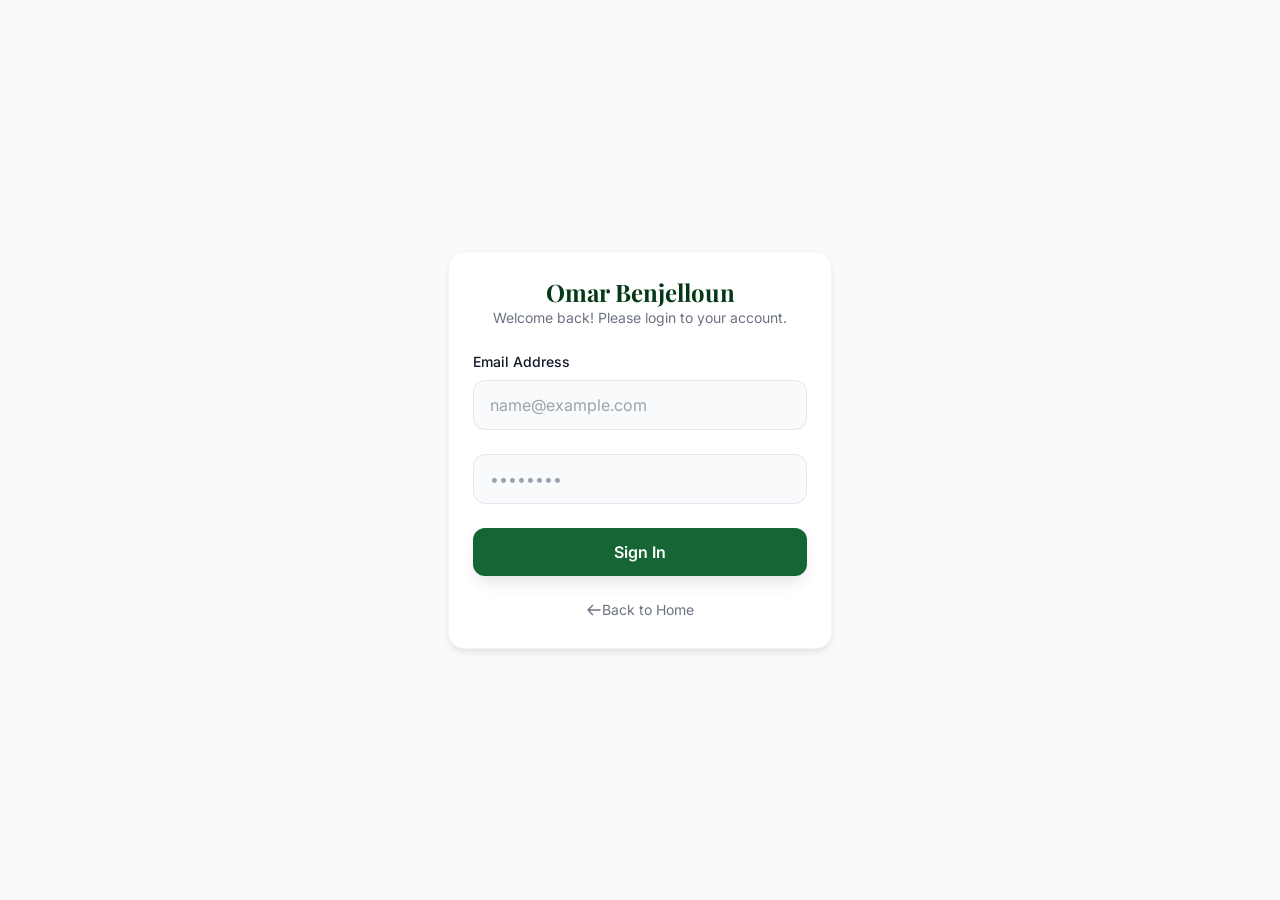
<file: pages/login.html>
<!DOCTYPE html>
<html lang="en">

<head>
    <meta charset="UTF-8" />
    <meta name="viewport" content="width=device-width, initial-scale=1.0" />
    <title>Login - Omar Benjelloun Portfolio</title>
    <link rel="icon" type="image/png" class="round" href="/public/images/benjellon.png">
    <link rel="stylesheet" href="../css/main.css" />
    <style>
        .login-card {
            animation: fadeIn 0.5s ease-out;
        }

        @keyframes fadeIn {
            from {
                opacity: 0;
                transform: translateY(20px);
            }

            to {
                opacity: 1;
                transform: translateY(0);
            }
        }
    </style>
    <script>
        // Check if already logged in
        if (localStorage.getItem('isAuthenticated') === 'true') {
            window.location.href = 'blog-form.html';
        }

        function handleLogin(event) {
            event.preventDefault();
            const email = document.getElementById('email').value;
            const password = document.getElementById('password').value;

            if (email === 'omar@gmail.com' && password === '12345678') {
                localStorage.setItem('isAuthenticated', 'true');
                window.location.href = 'blog-form.html';
            } else {
                alert('Invalid email or password.');
            }
        }
    </script>
</head>

<body class="font-body bg-surface-50 min-h-screen flex items-center justify-center p-4">



    <!-- Login Card -->
    <div class="login-card w-full max-w-sm bg-white rounded-2xl shadow-portfolio p-6 border border-gray-100">
        <div class="text-center mb-6">
            <div class="font-display text-2xl font-bold text-brand-500 mb-1">
                Omar Benjelloun
            </div>
            <p class="text-sm text-text-secondary">Welcome back! Please login to your account.</p>
        </div>

        <form class="space-y-6" onsubmit="handleLogin(event)">
            <div>
                <label for="email" class="block text-sm font-medium text-text-primary mb-2">Email Address</label>
                <input type="email" id="email" name="email" required
                    class="w-full px-4 py-3 rounded-xl border border-border focus:border-primary focus:ring-2 focus:ring-primary-100 outline-none transition-250 bg-surface-50 focus:bg-white"
                    placeholder="name@example.com">
            </div>

            <div>
                <input type="password" id="password" name="password" required
                    class="w-full px-4 py-3 rounded-xl border border-border focus:border-primary focus:ring-2 focus:ring-primary-100 outline-none transition-250 bg-surface-50 focus:bg-white"
                    placeholder="••••••••">
            </div>

            <button type="submit"
                class="w-full btn-primary py-3 rounded-xl font-semibold shadow-cta hover:shadow-cta-hover transition-all duration-250">
                Sign In
            </button>

            <div class="text-center mt-4">
                <a href="index.html"
                    class="inline-flex items-center text-sm text-text-secondary hover:text-primary transition-250">
                    <svg class="w-4 h-4 mr-1.5" fill="none" stroke="currentColor" viewBox="0 0 24 24">
                        <path stroke-linecap="round" stroke-linejoin="round" stroke-width="2"
                            d="M10 19l-7-7m0 0l7-7m-7 7h18" />
                    </svg>
                    Back to Home
                </a>
            </div>
        </form>
    </div>

</body>

</html>
</file>
<file: css/main.css>
@import url('https://fonts.googleapis.com/css2?family=Playfair+Display:wght@400;600;700&display=swap');

@import url('https://fonts.googleapis.com/css2?family=Inter:wght@400;500;600&display=swap');

*, ::before, ::after{
  --tw-border-spacing-x: 0;
  --tw-border-spacing-y: 0;
  --tw-translate-x: 0;
  --tw-translate-y: 0;
  --tw-rotate: 0;
  --tw-skew-x: 0;
  --tw-skew-y: 0;
  --tw-scale-x: 1;
  --tw-scale-y: 1;
  --tw-pan-x:  ;
  --tw-pan-y:  ;
  --tw-pinch-zoom:  ;
  --tw-scroll-snap-strictness: proximity;
  --tw-gradient-from-position:  ;
  --tw-gradient-via-position:  ;
  --tw-gradient-to-position:  ;
  --tw-ordinal:  ;
  --tw-slashed-zero:  ;
  --tw-numeric-figure:  ;
  --tw-numeric-spacing:  ;
  --tw-numeric-fraction:  ;
  --tw-ring-inset:  ;
  --tw-ring-offset-width: 0px;
  --tw-ring-offset-color: #fff;
  --tw-ring-color: rgb(59 130 246 / 0.5);
  --tw-ring-offset-shadow: 0 0 #0000;
  --tw-ring-shadow: 0 0 #0000;
  --tw-shadow: 0 0 #0000;
  --tw-shadow-colored: 0 0 #0000;
  --tw-blur:  ;
  --tw-brightness:  ;
  --tw-contrast:  ;
  --tw-grayscale:  ;
  --tw-hue-rotate:  ;
  --tw-invert:  ;
  --tw-saturate:  ;
  --tw-sepia:  ;
  --tw-drop-shadow:  ;
  --tw-backdrop-blur:  ;
  --tw-backdrop-brightness:  ;
  --tw-backdrop-contrast:  ;
  --tw-backdrop-grayscale:  ;
  --tw-backdrop-hue-rotate:  ;
  --tw-backdrop-invert:  ;
  --tw-backdrop-opacity:  ;
  --tw-backdrop-saturate:  ;
  --tw-backdrop-sepia:  ;
  --tw-contain-size:  ;
  --tw-contain-layout:  ;
  --tw-contain-paint:  ;
  --tw-contain-style:  ;
}

::backdrop{
  --tw-border-spacing-x: 0;
  --tw-border-spacing-y: 0;
  --tw-translate-x: 0;
  --tw-translate-y: 0;
  --tw-rotate: 0;
  --tw-skew-x: 0;
  --tw-skew-y: 0;
  --tw-scale-x: 1;
  --tw-scale-y: 1;
  --tw-pan-x:  ;
  --tw-pan-y:  ;
  --tw-pinch-zoom:  ;
  --tw-scroll-snap-strictness: proximity;
  --tw-gradient-from-position:  ;
  --tw-gradient-via-position:  ;
  --tw-gradient-to-position:  ;
  --tw-ordinal:  ;
  --tw-slashed-zero:  ;
  --tw-numeric-figure:  ;
  --tw-numeric-spacing:  ;
  --tw-numeric-fraction:  ;
  --tw-ring-inset:  ;
  --tw-ring-offset-width: 0px;
  --tw-ring-offset-color: #fff;
  --tw-ring-color: rgb(59 130 246 / 0.5);
  --tw-ring-offset-shadow: 0 0 #0000;
  --tw-ring-shadow: 0 0 #0000;
  --tw-shadow: 0 0 #0000;
  --tw-shadow-colored: 0 0 #0000;
  --tw-blur:  ;
  --tw-brightness:  ;
  --tw-contrast:  ;
  --tw-grayscale:  ;
  --tw-hue-rotate:  ;
  --tw-invert:  ;
  --tw-saturate:  ;
  --tw-sepia:  ;
  --tw-drop-shadow:  ;
  --tw-backdrop-blur:  ;
  --tw-backdrop-brightness:  ;
  --tw-backdrop-contrast:  ;
  --tw-backdrop-grayscale:  ;
  --tw-backdrop-hue-rotate:  ;
  --tw-backdrop-invert:  ;
  --tw-backdrop-opacity:  ;
  --tw-backdrop-saturate:  ;
  --tw-backdrop-sepia:  ;
  --tw-contain-size:  ;
  --tw-contain-layout:  ;
  --tw-contain-paint:  ;
  --tw-contain-style:  ;
}

/*
! tailwindcss v3.4.19 | MIT License | https://tailwindcss.com
*/

/*
1. Prevent padding and border from affecting element width. (https://github.com/mozdevs/cssremedy/issues/4)
2. Allow adding a border to an element by just adding a border-width. (https://github.com/tailwindcss/tailwindcss/pull/116)
*/

*,
::before,
::after {
  box-sizing: border-box;
  /* 1 */
  border-width: 0;
  /* 2 */
  border-style: solid;
  /* 2 */
  border-color: #e5e7eb;
  /* 2 */
}

::before,
::after {
  --tw-content: '';
}

/*
1. Use a consistent sensible line-height in all browsers.
2. Prevent adjustments of font size after orientation changes in iOS.
3. Use a more readable tab size.
4. Use the user's configured `sans` font-family by default.
5. Use the user's configured `sans` font-feature-settings by default.
6. Use the user's configured `sans` font-variation-settings by default.
7. Disable tap highlights on iOS
*/

html,
:host {
  line-height: 1.5;
  /* 1 */
  -webkit-text-size-adjust: 100%;
  /* 2 */
  -moz-tab-size: 4;
  /* 3 */
  -o-tab-size: 4;
     tab-size: 4;
  /* 3 */
  font-family: Inter, sans-serif;
  /* 4 */
  font-feature-settings: normal;
  /* 5 */
  font-variation-settings: normal;
  /* 6 */
  -webkit-tap-highlight-color: transparent;
  /* 7 */
}

/*
1. Remove the margin in all browsers.
2. Inherit line-height from `html` so users can set them as a class directly on the `html` element.
*/

body {
  margin: 0;
  /* 1 */
  line-height: inherit;
  /* 2 */
}

/*
1. Add the correct height in Firefox.
2. Correct the inheritance of border color in Firefox. (https://bugzilla.mozilla.org/show_bug.cgi?id=190655)
3. Ensure horizontal rules are visible by default.
*/

hr {
  height: 0;
  /* 1 */
  color: inherit;
  /* 2 */
  border-top-width: 1px;
  /* 3 */
}

/*
Add the correct text decoration in Chrome, Edge, and Safari.
*/

abbr:where([title]) {
  -webkit-text-decoration: underline dotted;
          text-decoration: underline dotted;
}

/*
Remove the default font size and weight for headings.
*/

h1,
h2,
h3,
h4,
h5,
h6 {
  font-size: inherit;
  font-weight: inherit;
}

/*
Reset links to optimize for opt-in styling instead of opt-out.
*/

a {
  color: inherit;
  text-decoration: inherit;
}

/*
Add the correct font weight in Edge and Safari.
*/

b,
strong {
  font-weight: bolder;
}

/*
1. Use the user's configured `mono` font-family by default.
2. Use the user's configured `mono` font-feature-settings by default.
3. Use the user's configured `mono` font-variation-settings by default.
4. Correct the odd `em` font sizing in all browsers.
*/

code,
kbd,
samp,
pre {
  font-family: ui-monospace, SFMono-Regular, Menlo, Monaco, Consolas, "Liberation Mono", "Courier New", monospace;
  /* 1 */
  font-feature-settings: normal;
  /* 2 */
  font-variation-settings: normal;
  /* 3 */
  font-size: 1em;
  /* 4 */
}

/*
Add the correct font size in all browsers.
*/

small {
  font-size: 80%;
}

/*
Prevent `sub` and `sup` elements from affecting the line height in all browsers.
*/

sub,
sup {
  font-size: 75%;
  line-height: 0;
  position: relative;
  vertical-align: baseline;
}

sub {
  bottom: -0.25em;
}

sup {
  top: -0.5em;
}

/*
1. Remove text indentation from table contents in Chrome and Safari. (https://bugs.chromium.org/p/chromium/issues/detail?id=999088, https://bugs.webkit.org/show_bug.cgi?id=201297)
2. Correct table border color inheritance in all Chrome and Safari. (https://bugs.chromium.org/p/chromium/issues/detail?id=935729, https://bugs.webkit.org/show_bug.cgi?id=195016)
3. Remove gaps between table borders by default.
*/

table {
  text-indent: 0;
  /* 1 */
  border-color: inherit;
  /* 2 */
  border-collapse: collapse;
  /* 3 */
}

/*
1. Change the font styles in all browsers.
2. Remove the margin in Firefox and Safari.
3. Remove default padding in all browsers.
*/

button,
input,
optgroup,
select,
textarea {
  font-family: inherit;
  /* 1 */
  font-feature-settings: inherit;
  /* 1 */
  font-variation-settings: inherit;
  /* 1 */
  font-size: 100%;
  /* 1 */
  font-weight: inherit;
  /* 1 */
  line-height: inherit;
  /* 1 */
  letter-spacing: inherit;
  /* 1 */
  color: inherit;
  /* 1 */
  margin: 0;
  /* 2 */
  padding: 0;
  /* 3 */
}

/*
Remove the inheritance of text transform in Edge and Firefox.
*/

button,
select {
  text-transform: none;
}

/*
1. Correct the inability to style clickable types in iOS and Safari.
2. Remove default button styles.
*/

button,
input:where([type='button']),
input:where([type='reset']),
input:where([type='submit']) {
  -webkit-appearance: button;
  /* 1 */
  background-color: transparent;
  /* 2 */
  background-image: none;
  /* 2 */
}

/*
Use the modern Firefox focus style for all focusable elements.
*/

:-moz-focusring {
  outline: auto;
}

/*
Remove the additional `:invalid` styles in Firefox. (https://github.com/mozilla/gecko-dev/blob/2f9eacd9d3d995c937b4251a5557d95d494c9be1/layout/style/res/forms.css#L728-L737)
*/

:-moz-ui-invalid {
  box-shadow: none;
}

/*
Add the correct vertical alignment in Chrome and Firefox.
*/

progress {
  vertical-align: baseline;
}

/*
Correct the cursor style of increment and decrement buttons in Safari.
*/

::-webkit-inner-spin-button,
::-webkit-outer-spin-button {
  height: auto;
}

/*
1. Correct the odd appearance in Chrome and Safari.
2. Correct the outline style in Safari.
*/

[type='search'] {
  -webkit-appearance: textfield;
  /* 1 */
  outline-offset: -2px;
  /* 2 */
}

/*
Remove the inner padding in Chrome and Safari on macOS.
*/

::-webkit-search-decoration {
  -webkit-appearance: none;
}

/*
1. Correct the inability to style clickable types in iOS and Safari.
2. Change font properties to `inherit` in Safari.
*/

::-webkit-file-upload-button {
  -webkit-appearance: button;
  /* 1 */
  font: inherit;
  /* 2 */
}

/*
Add the correct display in Chrome and Safari.
*/

summary {
  display: list-item;
}

/*
Removes the default spacing and border for appropriate elements.
*/

blockquote,
dl,
dd,
h1,
h2,
h3,
h4,
h5,
h6,
hr,
figure,
p,
pre {
  margin: 0;
}

fieldset {
  margin: 0;
  padding: 0;
}

legend {
  padding: 0;
}

ol,
ul,
menu {
  list-style: none;
  margin: 0;
  padding: 0;
}

/*
Reset default styling for dialogs.
*/

dialog {
  padding: 0;
}

/*
Prevent resizing textareas horizontally by default.
*/

textarea {
  resize: vertical;
}

/*
1. Reset the default placeholder opacity in Firefox. (https://github.com/tailwindlabs/tailwindcss/issues/3300)
2. Set the default placeholder color to the user's configured gray 400 color.
*/

input::-moz-placeholder, textarea::-moz-placeholder {
  opacity: 1;
  /* 1 */
  color: #9ca3af;
  /* 2 */
}

input::placeholder,
textarea::placeholder {
  opacity: 1;
  /* 1 */
  color: #9ca3af;
  /* 2 */
}

/*
Set the default cursor for buttons.
*/

button,
[role="button"] {
  cursor: pointer;
}

/*
Make sure disabled buttons don't get the pointer cursor.
*/

:disabled {
  cursor: default;
}

/*
1. Make replaced elements `display: block` by default. (https://github.com/mozdevs/cssremedy/issues/14)
2. Add `vertical-align: middle` to align replaced elements more sensibly by default. (https://github.com/jensimmons/cssremedy/issues/14#issuecomment-634934210)
   This can trigger a poorly considered lint error in some tools but is included by design.
*/

img,
svg,
video,
canvas,
audio,
iframe,
embed,
object {
  display: block;
  /* 1 */
  vertical-align: middle;
  /* 2 */
}

/*
Constrain images and videos to the parent width and preserve their intrinsic aspect ratio. (https://github.com/mozdevs/cssremedy/issues/14)
*/

img,
video {
  max-width: 100%;
  height: auto;
}

/* Make elements with the HTML hidden attribute stay hidden by default */

[hidden]:where(:not([hidden="until-found"])) {
  display: none;
}

body {
  font-family: 'Inter', sans-serif;
  color: var(--color-text-primary);
  background-color: var(--color-background);
}

h1, h2, h3, h4, h5, h6 {
  font-family: 'Playfair Display', serif;
  font-weight: 600;
  color: var(--color-text-primary);
}

.font-display {
  font-family: 'Playfair Display', serif;
}

.font-body {
  font-family: 'Inter', sans-serif;
}

.container{
  width: 100%;
}

@media (min-width: 640px){
  .container{
    max-width: 640px;
  }
}

@media (min-width: 768px){
  .container{
    max-width: 768px;
  }
}

@media (min-width: 1024px){
  .container{
    max-width: 1024px;
  }
}

@media (min-width: 1280px){
  .container{
    max-width: 1280px;
  }
}

@media (min-width: 1536px){
  .container{
    max-width: 1536px;
  }
}

.btn-primary{
  border-radius: 0.5rem;
  --tw-bg-opacity: 1;
  background-color: rgb(22 101 52 / var(--tw-bg-opacity, 1));
  padding-top: 0.75rem;
  padding-bottom: 0.75rem;
  padding-left: 1.5rem;
  padding-right: 1.5rem;
  font-weight: 600;
  --tw-text-opacity: 1;
  color: rgb(255 255 255 / var(--tw-text-opacity, 1));
  transition-property: all;
  transition-duration: 250ms;
  transition-timing-function: cubic-bezier(0.4, 0, 0.2, 1);
  box-shadow: var(--shadow-cta);
}

.btn-primary:hover{
  --tw-translate-y: -0.125rem;
  transform: translate(var(--tw-translate-x), var(--tw-translate-y)) rotate(var(--tw-rotate)) skewX(var(--tw-skew-x)) skewY(var(--tw-skew-y)) scaleX(var(--tw-scale-x)) scaleY(var(--tw-scale-y));
  --tw-bg-opacity: 1;
  background-color: rgb(21 128 61 / var(--tw-bg-opacity, 1));
  box-shadow: 0 15px 25px -5px rgba(0, 0, 0, 0.15);
}

.btn-accent{
  border-radius: 0.5rem;
  --tw-bg-opacity: 1;
  background-color: rgb(245 158 11 / var(--tw-bg-opacity, 1));
  padding-top: 0.75rem;
  padding-bottom: 0.75rem;
  padding-left: 1.5rem;
  padding-right: 1.5rem;
  font-weight: 600;
  --tw-text-opacity: 1;
  color: rgb(255 255 255 / var(--tw-text-opacity, 1));
  transition-property: all;
  transition-duration: 250ms;
  transition-timing-function: cubic-bezier(0.4, 0, 0.2, 1);
  box-shadow: var(--shadow-cta);
}

.btn-accent:hover{
  --tw-translate-y: -0.125rem;
  transform: translate(var(--tw-translate-x), var(--tw-translate-y)) rotate(var(--tw-rotate)) skewX(var(--tw-skew-x)) skewY(var(--tw-skew-y)) scaleX(var(--tw-scale-x)) scaleY(var(--tw-scale-y));
  --tw-bg-opacity: 1;
  background-color: rgb(217 119 6 / var(--tw-bg-opacity, 1));
  box-shadow: 0 15px 25px -5px rgba(0, 0, 0, 0.15);
}

.portfolio-card{
  overflow: hidden;
  border-radius: 0.5rem;
  --tw-bg-opacity: 1;
  background-color: rgb(255 255 255 / var(--tw-bg-opacity, 1));
  transition-property: all;
  transition-duration: 250ms;
  transition-timing-function: cubic-bezier(0.4, 0, 0.2, 1);
  box-shadow: var(--shadow-portfolio);
}

.portfolio-card:hover{
  --tw-translate-y: -0.25rem;
  transform: translate(var(--tw-translate-x), var(--tw-translate-y)) rotate(var(--tw-rotate)) skewX(var(--tw-skew-x)) skewY(var(--tw-skew-y)) scaleX(var(--tw-scale-x)) scaleY(var(--tw-scale-y));
  box-shadow: 0 10px 25px -5px rgba(0, 0, 0, 0.15);
}

.form-input{
  width: 100%;
  border-radius: 0.5rem;
  border-width: 1px;
  --tw-border-opacity: 1;
  border-color: rgb(229 231 235 / var(--tw-border-opacity, 1));
  padding-left: 1rem;
  padding-right: 1rem;
  padding-top: 0.75rem;
  padding-bottom: 0.75rem;
  transition-property: all;
  transition-duration: 250ms;
  transition-timing-function: cubic-bezier(0.4, 0, 0.2, 1);
}

.form-input:focus{
  border-color: transparent;
  outline: 2px solid transparent;
  outline-offset: 2px;
  --tw-ring-offset-shadow: var(--tw-ring-inset) 0 0 0 var(--tw-ring-offset-width) var(--tw-ring-offset-color);
  --tw-ring-shadow: var(--tw-ring-inset) 0 0 0 calc(2px + var(--tw-ring-offset-width)) var(--tw-ring-color);
  box-shadow: var(--tw-ring-offset-shadow), var(--tw-ring-shadow), var(--tw-shadow, 0 0 #0000);
  --tw-ring-opacity: 1;
  --tw-ring-color: rgb(22 101 52 / var(--tw-ring-opacity, 1));
}

.section-surface {
  background-color: var(--color-surface);
}

.text-gradient {
  background: linear-gradient(135deg, var(--color-primary), var(--color-secondary));
  -webkit-background-clip: text;
  -webkit-text-fill-color: transparent;
  background-clip: text;
}

.static{
  position: static;
}

.fixed{
  position: fixed;
}

.absolute{
  position: absolute;
}

.relative{
  position: relative;
}

.sticky{
  position: sticky;
}

.inset-0{
  inset: 0px;
}

.-right-4{
  right: -1rem;
}

.-top-4{
  top: -1rem;
}

.bottom-6{
  bottom: 1.5rem;
}

.left-1\/2{
  left: 50%;
}

.right-3{
  right: 0.75rem;
}

.right-4{
  right: 1rem;
}

.right-6{
  right: 1.5rem;
}

.top-0{
  top: 0px;
}

.top-1\/2{
  top: 50%;
}

.top-28{
  top: 7rem;
}

.top-3{
  top: 0.75rem;
}

.top-4{
  top: 1rem;
}

.z-40{
  z-index: 40;
}

.z-50{
  z-index: 50;
}

.order-1{
  order: 1;
}

.order-2{
  order: 2;
}

.mx-auto{
  margin-left: auto;
  margin-right: auto;
}

.mb-10{
  margin-bottom: 2.5rem;
}

.mb-12{
  margin-bottom: 3rem;
}

.mb-16{
  margin-bottom: 4rem;
}

.mb-2{
  margin-bottom: 0.5rem;
}

.mb-3{
  margin-bottom: 0.75rem;
}

.mb-4{
  margin-bottom: 1rem;
}

.mb-6{
  margin-bottom: 1.5rem;
}

.mb-8{
  margin-bottom: 2rem;
}

.ml-1{
  margin-left: 0.25rem;
}

.ml-auto{
  margin-left: auto;
}

.mr-3{
  margin-right: 0.75rem;
}

.mr-4{
  margin-right: 1rem;
}

.mt-1{
  margin-top: 0.25rem;
}

.mt-2{
  margin-top: 0.5rem;
}

.mt-3{
  margin-top: 0.75rem;
}

.mt-4{
  margin-top: 1rem;
}

.mt-6{
  margin-top: 1.5rem;
}

.mt-8{
  margin-top: 2rem;
}

.block{
  display: block;
}

.flex{
  display: flex;
}

.inline-flex{
  display: inline-flex;
}

.grid{
  display: grid;
}

.hidden{
  display: none;
}

.aspect-\[1\/1\.2\]{
  aspect-ratio: 1/1.2;
}

.h-1{
  height: 0.25rem;
}

.h-10{
  height: 2.5rem;
}

.h-12{
  height: 3rem;
}

.h-14{
  height: 3.5rem;
}

.h-16{
  height: 4rem;
}

.h-3{
  height: 0.75rem;
}

.h-4{
  height: 1rem;
}

.h-5{
  height: 1.25rem;
}

.h-6{
  height: 1.5rem;
}

.h-64{
  height: 16rem;
}

.h-7{
  height: 1.75rem;
}

.h-8{
  height: 2rem;
}

.h-\[440px\]{
  height: 440px;
}

.h-full{
  height: 100%;
}

.max-h-\[70vh\]{
  max-height: 70vh;
}

.max-h-\[90vh\]{
  max-height: 90vh;
}

.max-h-screen{
  max-height: 100vh;
}

.min-h-0{
  min-height: 0px;
}

.min-h-screen{
  min-height: 100vh;
}

.w-10{
  width: 2.5rem;
}

.w-12{
  width: 3rem;
}

.w-14{
  width: 3.5rem;
}

.w-16{
  width: 4rem;
}

.w-20{
  width: 5rem;
}

.w-3{
  width: 0.75rem;
}

.w-4{
  width: 1rem;
}

.w-5{
  width: 1.25rem;
}

.w-6{
  width: 1.5rem;
}

.w-7{
  width: 1.75rem;
}

.w-8{
  width: 2rem;
}

.w-\[320px\]{
  width: 320px;
}

.w-\[calc\(100\%-3rem\)\]{
  width: calc(100% - 3rem);
}

.w-auto{
  width: auto;
}

.w-full{
  width: 100%;
}

.max-w-3xl{
  max-width: 48rem;
}

.max-w-4xl{
  max-width: 56rem;
}

.max-w-6xl{
  max-width: 72rem;
}

.max-w-7xl{
  max-width: 80rem;
}

.max-w-full{
  max-width: 100%;
}

.max-w-sm{
  max-width: 24rem;
}

.flex-1{
  flex: 1 1 0%;
}

.flex-shrink-0{
  flex-shrink: 0;
}

.-translate-x-1\/2{
  --tw-translate-x: -50%;
  transform: translate(var(--tw-translate-x), var(--tw-translate-y)) rotate(var(--tw-rotate)) skewX(var(--tw-skew-x)) skewY(var(--tw-skew-y)) scaleX(var(--tw-scale-x)) scaleY(var(--tw-scale-y));
}

.-translate-y-1\/2{
  --tw-translate-y: -50%;
  transform: translate(var(--tw-translate-x), var(--tw-translate-y)) rotate(var(--tw-rotate)) skewX(var(--tw-skew-x)) skewY(var(--tw-skew-y)) scaleX(var(--tw-scale-x)) scaleY(var(--tw-scale-y));
}

.translate-y-0{
  --tw-translate-y: 0px;
  transform: translate(var(--tw-translate-x), var(--tw-translate-y)) rotate(var(--tw-rotate)) skewX(var(--tw-skew-x)) skewY(var(--tw-skew-y)) scaleX(var(--tw-scale-x)) scaleY(var(--tw-scale-y));
}

.translate-y-5{
  --tw-translate-y: 1.25rem;
  transform: translate(var(--tw-translate-x), var(--tw-translate-y)) rotate(var(--tw-rotate)) skewX(var(--tw-skew-x)) skewY(var(--tw-skew-y)) scaleX(var(--tw-scale-x)) scaleY(var(--tw-scale-y));
}

.translate-y-\[30px\]{
  --tw-translate-y: 30px;
  transform: translate(var(--tw-translate-x), var(--tw-translate-y)) rotate(var(--tw-rotate)) skewX(var(--tw-skew-x)) skewY(var(--tw-skew-y)) scaleX(var(--tw-scale-x)) scaleY(var(--tw-scale-y));
}

.scale-100{
  --tw-scale-x: 1;
  --tw-scale-y: 1;
  transform: translate(var(--tw-translate-x), var(--tw-translate-y)) rotate(var(--tw-rotate)) skewX(var(--tw-skew-x)) skewY(var(--tw-skew-y)) scaleX(var(--tw-scale-x)) scaleY(var(--tw-scale-y));
}

.scale-105{
  --tw-scale-x: 1.05;
  --tw-scale-y: 1.05;
  transform: translate(var(--tw-translate-x), var(--tw-translate-y)) rotate(var(--tw-rotate)) skewX(var(--tw-skew-x)) skewY(var(--tw-skew-y)) scaleX(var(--tw-scale-x)) scaleY(var(--tw-scale-y));
}

.scale-95{
  --tw-scale-x: .95;
  --tw-scale-y: .95;
  transform: translate(var(--tw-translate-x), var(--tw-translate-y)) rotate(var(--tw-rotate)) skewX(var(--tw-skew-x)) skewY(var(--tw-skew-y)) scaleX(var(--tw-scale-x)) scaleY(var(--tw-scale-y));
}

.transform{
  transform: translate(var(--tw-translate-x), var(--tw-translate-y)) rotate(var(--tw-rotate)) skewX(var(--tw-skew-x)) skewY(var(--tw-skew-y)) scaleX(var(--tw-scale-x)) scaleY(var(--tw-scale-y));
}

@keyframes spin{
  to{
    transform: rotate(360deg);
  }
}

.animate-spin{
  animation: spin 1s linear infinite;
}

.cursor-pointer{
  cursor: pointer;
}

.resize{
  resize: both;
}

.grid-cols-1{
  grid-template-columns: repeat(1, minmax(0, 1fr));
}

.grid-cols-3{
  grid-template-columns: repeat(3, minmax(0, 1fr));
}

.flex-col{
  flex-direction: column;
}

.flex-wrap{
  flex-wrap: wrap;
}

.items-start{
  align-items: flex-start;
}

.items-end{
  align-items: flex-end;
}

.items-center{
  align-items: center;
}

.items-stretch{
  align-items: stretch;
}

.justify-center{
  justify-content: center;
}

.justify-between{
  justify-content: space-between;
}

.gap-1{
  gap: 0.25rem;
}

.gap-12{
  gap: 3rem;
}

.gap-3{
  gap: 0.75rem;
}

.gap-4{
  gap: 1rem;
}

.gap-6{
  gap: 1.5rem;
}

.gap-8{
  gap: 2rem;
}

.space-x-3 > :not([hidden]) ~ :not([hidden]){
  --tw-space-x-reverse: 0;
  margin-right: calc(0.75rem * var(--tw-space-x-reverse));
  margin-left: calc(0.75rem * calc(1 - var(--tw-space-x-reverse)));
}

.space-x-4 > :not([hidden]) ~ :not([hidden]){
  --tw-space-x-reverse: 0;
  margin-right: calc(1rem * var(--tw-space-x-reverse));
  margin-left: calc(1rem * calc(1 - var(--tw-space-x-reverse)));
}

.space-x-8 > :not([hidden]) ~ :not([hidden]){
  --tw-space-x-reverse: 0;
  margin-right: calc(2rem * var(--tw-space-x-reverse));
  margin-left: calc(2rem * calc(1 - var(--tw-space-x-reverse)));
}

.space-y-1 > :not([hidden]) ~ :not([hidden]){
  --tw-space-y-reverse: 0;
  margin-top: calc(0.25rem * calc(1 - var(--tw-space-y-reverse)));
  margin-bottom: calc(0.25rem * var(--tw-space-y-reverse));
}

.space-y-2 > :not([hidden]) ~ :not([hidden]){
  --tw-space-y-reverse: 0;
  margin-top: calc(0.5rem * calc(1 - var(--tw-space-y-reverse)));
  margin-bottom: calc(0.5rem * var(--tw-space-y-reverse));
}

.space-y-3 > :not([hidden]) ~ :not([hidden]){
  --tw-space-y-reverse: 0;
  margin-top: calc(0.75rem * calc(1 - var(--tw-space-y-reverse)));
  margin-bottom: calc(0.75rem * var(--tw-space-y-reverse));
}

.space-y-4 > :not([hidden]) ~ :not([hidden]){
  --tw-space-y-reverse: 0;
  margin-top: calc(1rem * calc(1 - var(--tw-space-y-reverse)));
  margin-bottom: calc(1rem * var(--tw-space-y-reverse));
}

.space-y-6 > :not([hidden]) ~ :not([hidden]){
  --tw-space-y-reverse: 0;
  margin-top: calc(1.5rem * calc(1 - var(--tw-space-y-reverse)));
  margin-bottom: calc(1.5rem * var(--tw-space-y-reverse));
}

.space-y-8 > :not([hidden]) ~ :not([hidden]){
  --tw-space-y-reverse: 0;
  margin-top: calc(2rem * calc(1 - var(--tw-space-y-reverse)));
  margin-bottom: calc(2rem * var(--tw-space-y-reverse));
}

.overflow-hidden{
  overflow: hidden;
}

.overflow-y-auto{
  overflow-y: auto;
}

.rounded-2xl{
  border-radius: 1rem;
}

.rounded-full{
  border-radius: 9999px;
}

.rounded-lg{
  border-radius: 0.5rem;
}

.rounded-xl{
  border-radius: 0.75rem;
}

.rounded-b-3xl{
  border-bottom-right-radius: 1.5rem;
  border-bottom-left-radius: 1.5rem;
}

.rounded-t-full{
  border-top-left-radius: 9999px;
  border-top-right-radius: 9999px;
}

.border{
  border-width: 1px;
}

.border-2{
  border-width: 2px;
}

.border-b{
  border-bottom-width: 1px;
}

.border-b-2{
  border-bottom-width: 2px;
}

.border-t{
  border-top-width: 1px;
}

.border-border{
  --tw-border-opacity: 1;
  border-color: rgb(229 231 235 / var(--tw-border-opacity, 1));
}

.border-gray-100{
  --tw-border-opacity: 1;
  border-color: rgb(243 244 246 / var(--tw-border-opacity, 1));
}

.border-gray-700{
  --tw-border-opacity: 1;
  border-color: rgb(55 65 81 / var(--tw-border-opacity, 1));
}

.border-green-100{
  --tw-border-opacity: 1;
  border-color: rgb(220 252 231 / var(--tw-border-opacity, 1));
}

.border-green-600{
  --tw-border-opacity: 1;
  border-color: rgb(22 163 74 / var(--tw-border-opacity, 1));
}

.border-primary{
  --tw-border-opacity: 1;
  border-color: rgb(22 101 52 / var(--tw-border-opacity, 1));
}

.bg-\[\#0077b5\]{
  --tw-bg-opacity: 1;
  background-color: rgb(0 119 181 / var(--tw-bg-opacity, 1));
}

.bg-\[\#F7F9FC\]{
  --tw-bg-opacity: 1;
  background-color: rgb(247 249 252 / var(--tw-bg-opacity, 1));
}

.bg-accent{
  --tw-bg-opacity: 1;
  background-color: rgb(245 158 11 / var(--tw-bg-opacity, 1));
}

.bg-accent-100{
  --tw-bg-opacity: 1;
  background-color: rgb(254 243 199 / var(--tw-bg-opacity, 1));
}

.bg-accent-50{
  --tw-bg-opacity: 1;
  background-color: rgb(255 251 235 / var(--tw-bg-opacity, 1));
}

.bg-black{
  --tw-bg-opacity: 1;
  background-color: rgb(0 0 0 / var(--tw-bg-opacity, 1));
}

.bg-black\/40{
  background-color: rgb(0 0 0 / 0.4);
}

.bg-black\/50{
  background-color: rgb(0 0 0 / 0.5);
}

.bg-black\/60{
  background-color: rgb(0 0 0 / 0.6);
}

.bg-gray-100{
  --tw-bg-opacity: 1;
  background-color: rgb(243 244 246 / var(--tw-bg-opacity, 1));
}

.bg-green-50{
  --tw-bg-opacity: 1;
  background-color: rgb(240 253 244 / var(--tw-bg-opacity, 1));
}

.bg-green-500{
  --tw-bg-opacity: 1;
  background-color: rgb(34 197 94 / var(--tw-bg-opacity, 1));
}

.bg-green-600{
  --tw-bg-opacity: 1;
  background-color: rgb(22 163 74 / var(--tw-bg-opacity, 1));
}

.bg-green-700{
  --tw-bg-opacity: 1;
  background-color: rgb(21 128 61 / var(--tw-bg-opacity, 1));
}

.bg-primary{
  --tw-bg-opacity: 1;
  background-color: rgb(22 101 52 / var(--tw-bg-opacity, 1));
}

.bg-primary-100{
  --tw-bg-opacity: 1;
  background-color: rgb(220 252 231 / var(--tw-bg-opacity, 1));
}

.bg-primary-50{
  --tw-bg-opacity: 1;
  background-color: rgb(240 253 244 / var(--tw-bg-opacity, 1));
}

.bg-secondary-100{
  --tw-bg-opacity: 1;
  background-color: rgb(220 252 231 / var(--tw-bg-opacity, 1));
}

.bg-success-100{
  --tw-bg-opacity: 1;
  background-color: rgb(209 250 229 / var(--tw-bg-opacity, 1));
}

.bg-success-50{
  --tw-bg-opacity: 1;
  background-color: rgb(236 253 245 / var(--tw-bg-opacity, 1));
}

.bg-surface{
  --tw-bg-opacity: 1;
  background-color: rgb(248 250 252 / var(--tw-bg-opacity, 1));
}

.bg-surface-100{
  --tw-bg-opacity: 1;
  background-color: rgb(241 245 249 / var(--tw-bg-opacity, 1));
}

.bg-surface-200{
  --tw-bg-opacity: 1;
  background-color: rgb(226 232 240 / var(--tw-bg-opacity, 1));
}

.bg-surface-50{
  --tw-bg-opacity: 1;
  background-color: rgb(248 250 252 / var(--tw-bg-opacity, 1));
}

.bg-text-primary{
  --tw-bg-opacity: 1;
  background-color: rgb(17 24 39 / var(--tw-bg-opacity, 1));
}

.bg-white{
  --tw-bg-opacity: 1;
  background-color: rgb(255 255 255 / var(--tw-bg-opacity, 1));
}

.bg-white\/95{
  background-color: rgb(255 255 255 / 0.95);
}

.bg-opacity-75{
  --tw-bg-opacity: 0.75;
}

.bg-gradient-to-br{
  background-image: linear-gradient(to bottom right, var(--tw-gradient-stops));
}

.from-surface-50{
  --tw-gradient-from: #F8FAFC var(--tw-gradient-from-position);
  --tw-gradient-to: rgb(248 250 252 / 0) var(--tw-gradient-to-position);
  --tw-gradient-stops: var(--tw-gradient-from), var(--tw-gradient-to);
}

.to-white{
  --tw-gradient-to: #fff var(--tw-gradient-to-position);
}

.fill-current{
  fill: currentColor;
}

.object-contain{
  -o-object-fit: contain;
     object-fit: contain;
}

.object-cover{
  -o-object-fit: cover;
     object-fit: cover;
}

.p-2{
  padding: 0.5rem;
}

.p-4{
  padding: 1rem;
}

.p-5{
  padding: 1.25rem;
}

.p-6{
  padding: 1.5rem;
}

.p-8{
  padding: 2rem;
}

.px-4{
  padding-left: 1rem;
  padding-right: 1rem;
}

.px-6{
  padding-left: 1.5rem;
  padding-right: 1.5rem;
}

.py-12{
  padding-top: 3rem;
  padding-bottom: 3rem;
}

.py-16{
  padding-top: 4rem;
  padding-bottom: 4rem;
}

.py-2{
  padding-top: 0.5rem;
  padding-bottom: 0.5rem;
}

.py-20{
  padding-top: 5rem;
  padding-bottom: 5rem;
}

.py-3{
  padding-top: 0.75rem;
  padding-bottom: 0.75rem;
}

.py-4{
  padding-top: 1rem;
  padding-bottom: 1rem;
}

.pb-16{
  padding-bottom: 4rem;
}

.pb-4{
  padding-bottom: 1rem;
}

.pr-16{
  padding-right: 4rem;
}

.pt-24{
  padding-top: 6rem;
}

.pt-4{
  padding-top: 1rem;
}

.pt-8{
  padding-top: 2rem;
}

.text-left{
  text-align: left;
}

.text-center{
  text-align: center;
}

.font-body{
  font-family: Inter, sans-serif;
}

.font-display{
  font-family: Playfair Display, serif;
}

.text-2xl{
  font-size: 1.5rem;
  line-height: 2rem;
}

.text-3xl{
  font-size: 1.875rem;
  line-height: 2.25rem;
}

.text-4xl{
  font-size: 2.25rem;
  line-height: 2.5rem;
}

.text-5xl{
  font-size: 3rem;
  line-height: 1;
}

.text-\[11px\]{
  font-size: 11px;
}

.text-\[13px\]{
  font-size: 13px;
}

.text-lg{
  font-size: 1.125rem;
  line-height: 1.75rem;
}

.text-sm{
  font-size: 0.875rem;
  line-height: 1.25rem;
}

.text-xl{
  font-size: 1.25rem;
  line-height: 1.75rem;
}

.text-xs{
  font-size: 0.75rem;
  line-height: 1rem;
}

.font-bold{
  font-weight: 700;
}

.font-medium{
  font-weight: 500;
}

.font-semibold{
  font-weight: 600;
}

.uppercase{
  text-transform: uppercase;
}

.leading-relaxed{
  line-height: 1.625;
}

.leading-snug{
  line-height: 1.375;
}

.leading-tight{
  line-height: 1.25;
}

.tracking-widest{
  letter-spacing: 0.1em;
}

.text-accent{
  --tw-text-opacity: 1;
  color: rgb(245 158 11 / var(--tw-text-opacity, 1));
}

.text-amber-400{
  --tw-text-opacity: 1;
  color: rgb(251 191 36 / var(--tw-text-opacity, 1));
}

.text-brand-500{
  --tw-text-opacity: 1;
  color: rgb(4 57 21 / var(--tw-text-opacity, 1));
}

.text-gray-300{
  --tw-text-opacity: 1;
  color: rgb(209 213 219 / var(--tw-text-opacity, 1));
}

.text-gray-400{
  --tw-text-opacity: 1;
  color: rgb(156 163 175 / var(--tw-text-opacity, 1));
}

.text-gray-500{
  --tw-text-opacity: 1;
  color: rgb(107 114 128 / var(--tw-text-opacity, 1));
}

.text-gray-600{
  --tw-text-opacity: 1;
  color: rgb(75 85 99 / var(--tw-text-opacity, 1));
}

.text-gray-900{
  --tw-text-opacity: 1;
  color: rgb(17 24 39 / var(--tw-text-opacity, 1));
}

.text-green-600{
  --tw-text-opacity: 1;
  color: rgb(22 163 74 / var(--tw-text-opacity, 1));
}

.text-green-700{
  --tw-text-opacity: 1;
  color: rgb(21 128 61 / var(--tw-text-opacity, 1));
}

.text-orange-500{
  --tw-text-opacity: 1;
  color: rgb(249 115 22 / var(--tw-text-opacity, 1));
}

.text-primary{
  --tw-text-opacity: 1;
  color: rgb(22 101 52 / var(--tw-text-opacity, 1));
}

.text-secondary{
  --tw-text-opacity: 1;
  color: rgb(34 197 94 / var(--tw-text-opacity, 1));
}

.text-slate-400{
  --tw-text-opacity: 1;
  color: rgb(148 163 184 / var(--tw-text-opacity, 1));
}

.text-slate-500{
  --tw-text-opacity: 1;
  color: rgb(100 116 139 / var(--tw-text-opacity, 1));
}

.text-slate-600{
  --tw-text-opacity: 1;
  color: rgb(71 85 105 / var(--tw-text-opacity, 1));
}

.text-success{
  --tw-text-opacity: 1;
  color: rgb(16 185 129 / var(--tw-text-opacity, 1));
}

.text-text-muted{
  --tw-text-opacity: 1;
  color: rgb(156 163 175 / var(--tw-text-opacity, 1));
}

.text-text-primary{
  --tw-text-opacity: 1;
  color: rgb(17 24 39 / var(--tw-text-opacity, 1));
}

.text-text-secondary{
  --tw-text-opacity: 1;
  color: rgb(107 114 128 / var(--tw-text-opacity, 1));
}

.text-white{
  --tw-text-opacity: 1;
  color: rgb(255 255 255 / var(--tw-text-opacity, 1));
}

.underline{
  text-decoration-line: underline;
}

.opacity-0{
  opacity: 0;
}

.opacity-100{
  opacity: 1;
}

.shadow{
  --tw-shadow: 0 1px 3px 0 rgb(0 0 0 / 0.1), 0 1px 2px -1px rgb(0 0 0 / 0.1);
  --tw-shadow-colored: 0 1px 3px 0 var(--tw-shadow-color), 0 1px 2px -1px var(--tw-shadow-color);
  box-shadow: var(--tw-ring-offset-shadow, 0 0 #0000), var(--tw-ring-shadow, 0 0 #0000), var(--tw-shadow);
}

.shadow-2xl{
  --tw-shadow: 0 25px 50px -12px rgb(0 0 0 / 0.25);
  --tw-shadow-colored: 0 25px 50px -12px var(--tw-shadow-color);
  box-shadow: var(--tw-ring-offset-shadow, 0 0 #0000), var(--tw-ring-shadow, 0 0 #0000), var(--tw-shadow);
}

.shadow-cta{
  --tw-shadow: 0 10px 15px -3px rgba(0, 0, 0, 0.1);
  --tw-shadow-colored: 0 10px 15px -3px var(--tw-shadow-color);
  box-shadow: var(--tw-ring-offset-shadow, 0 0 #0000), var(--tw-ring-shadow, 0 0 #0000), var(--tw-shadow);
}

.shadow-cta-hover{
  --tw-shadow: 0 15px 25px -5px rgba(0, 0, 0, 0.15);
  --tw-shadow-colored: 0 15px 25px -5px var(--tw-shadow-color);
  box-shadow: var(--tw-ring-offset-shadow, 0 0 #0000), var(--tw-ring-shadow, 0 0 #0000), var(--tw-shadow);
}

.shadow-md{
  --tw-shadow: 0 4px 6px -1px rgb(0 0 0 / 0.1), 0 2px 4px -2px rgb(0 0 0 / 0.1);
  --tw-shadow-colored: 0 4px 6px -1px var(--tw-shadow-color), 0 2px 4px -2px var(--tw-shadow-color);
  box-shadow: var(--tw-ring-offset-shadow, 0 0 #0000), var(--tw-ring-shadow, 0 0 #0000), var(--tw-shadow);
}

.shadow-portfolio{
  --tw-shadow: 0 4px 6px -1px rgba(0, 0, 0, 0.1);
  --tw-shadow-colored: 0 4px 6px -1px var(--tw-shadow-color);
  box-shadow: var(--tw-ring-offset-shadow, 0 0 #0000), var(--tw-ring-shadow, 0 0 #0000), var(--tw-shadow);
}

.shadow-sm{
  --tw-shadow: 0 1px 2px 0 rgb(0 0 0 / 0.05);
  --tw-shadow-colored: 0 1px 2px 0 var(--tw-shadow-color);
  box-shadow: var(--tw-ring-offset-shadow, 0 0 #0000), var(--tw-ring-shadow, 0 0 #0000), var(--tw-shadow);
}

.shadow-subtle{
  --tw-shadow: 0 1px 3px 0 rgba(0, 0, 0, 0.1);
  --tw-shadow-colored: 0 1px 3px 0 var(--tw-shadow-color);
  box-shadow: var(--tw-ring-offset-shadow, 0 0 #0000), var(--tw-ring-shadow, 0 0 #0000), var(--tw-shadow);
}

.ring-1{
  --tw-ring-offset-shadow: var(--tw-ring-inset) 0 0 0 var(--tw-ring-offset-width) var(--tw-ring-offset-color);
  --tw-ring-shadow: var(--tw-ring-inset) 0 0 0 calc(1px + var(--tw-ring-offset-width)) var(--tw-ring-color);
  box-shadow: var(--tw-ring-offset-shadow), var(--tw-ring-shadow), var(--tw-shadow, 0 0 #0000);
}

.ring-emerald-100{
  --tw-ring-opacity: 1;
  --tw-ring-color: rgb(209 250 229 / var(--tw-ring-opacity, 1));
}

.ring-green-100{
  --tw-ring-opacity: 1;
  --tw-ring-color: rgb(220 252 231 / var(--tw-ring-opacity, 1));
}

.filter{
  filter: var(--tw-blur) var(--tw-brightness) var(--tw-contrast) var(--tw-grayscale) var(--tw-hue-rotate) var(--tw-invert) var(--tw-saturate) var(--tw-sepia) var(--tw-drop-shadow);
}

.backdrop-blur-sm{
  --tw-backdrop-blur: blur(4px);
  -webkit-backdrop-filter: var(--tw-backdrop-blur) var(--tw-backdrop-brightness) var(--tw-backdrop-contrast) var(--tw-backdrop-grayscale) var(--tw-backdrop-hue-rotate) var(--tw-backdrop-invert) var(--tw-backdrop-opacity) var(--tw-backdrop-saturate) var(--tw-backdrop-sepia);
  backdrop-filter: var(--tw-backdrop-blur) var(--tw-backdrop-brightness) var(--tw-backdrop-contrast) var(--tw-backdrop-grayscale) var(--tw-backdrop-hue-rotate) var(--tw-backdrop-invert) var(--tw-backdrop-opacity) var(--tw-backdrop-saturate) var(--tw-backdrop-sepia);
}

.transition{
  transition-property: color, background-color, border-color, text-decoration-color, fill, stroke, opacity, box-shadow, transform, filter, -webkit-backdrop-filter;
  transition-property: color, background-color, border-color, text-decoration-color, fill, stroke, opacity, box-shadow, transform, filter, backdrop-filter;
  transition-property: color, background-color, border-color, text-decoration-color, fill, stroke, opacity, box-shadow, transform, filter, backdrop-filter, -webkit-backdrop-filter;
  transition-timing-function: cubic-bezier(0.4, 0, 0.2, 1);
  transition-duration: 150ms;
}

.transition-all{
  transition-property: all;
  transition-timing-function: cubic-bezier(0.4, 0, 0.2, 1);
  transition-duration: 150ms;
}

.transition-colors{
  transition-property: color, background-color, border-color, text-decoration-color, fill, stroke;
  transition-timing-function: cubic-bezier(0.4, 0, 0.2, 1);
  transition-duration: 150ms;
}

.transition-opacity{
  transition-property: opacity;
  transition-timing-function: cubic-bezier(0.4, 0, 0.2, 1);
  transition-duration: 150ms;
}

.transition-shadow{
  transition-property: box-shadow;
  transition-timing-function: cubic-bezier(0.4, 0, 0.2, 1);
  transition-duration: 150ms;
}

.transition-transform{
  transition-property: transform;
  transition-timing-function: cubic-bezier(0.4, 0, 0.2, 1);
  transition-duration: 150ms;
}

.duration-150{
  transition-duration: 150ms;
}

.duration-200{
  transition-duration: 200ms;
}

.duration-250{
  transition-duration: 250ms;
}

.duration-300{
  transition-duration: 300ms;
}

.duration-\[120ms\]{
  transition-duration: 120ms;
}

.duration-\[180ms\]{
  transition-duration: 180ms;
}

.duration-\[600ms\]{
  transition-duration: 600ms;
}

.ease-in-out{
  transition-timing-function: cubic-bezier(0.4, 0, 0.2, 1);
}

.ease-out{
  transition-timing-function: cubic-bezier(0, 0, 0.2, 1);
}

.transition-250 {
  transition: all 250ms ease-in-out;
}

.shadow-portfolio {
  box-shadow: var(--shadow-portfolio);
}

.shadow-cta {
  box-shadow: var(--shadow-cta);
}

.shadow-subtle {
  box-shadow: var(--shadow-subtle);
}

:root {
  /* Primary Colors */
  --color-primary: #166534;
  /* green-800 - Professional authority */
  --color-primary-50: #F0FDF4;
  /* green-50 */
  --color-primary-100: #DCFCE7;
  /* green-100 */
  --color-primary-200: #BBF7D0;
  /* green-200 */
  --color-primary-300: #86EFAC;
  /* green-300 */
  --color-primary-400: #4ADE80;
  /* green-400 */
  --color-primary-500: #22C55E;
  /* green-500 */
  --color-primary-600: #16A34A;
  /* green-600 */
  --color-primary-700: #15803D;
  /* green-700 */
  --color-primary-800: #166534;
  /* green-800 */
  --color-primary-900: #14532D;
  /* green-900 */
  /* Secondary Colors */
  --color-secondary: #22C55E;
  /* green-500 - Supporting hierarchy */
  --color-secondary-50: #F0FDF4;
  /* green-50 */
  --color-secondary-100: #DCFCE7;
  /* green-100 */
  --color-secondary-200: #BBF7D0;
  /* green-200 */
  --color-secondary-300: #86EFAC;
  /* green-300 */
  --color-secondary-400: #4ADE80;
  /* green-400 */
  --color-secondary-500: #22C55E;
  /* green-500 */
  --color-secondary-600: #16A34A;
  /* green-600 */
  --color-secondary-700: #15803D;
  /* green-700 */
  --color-secondary-800: #166534;
  /* green-800 */
  --color-secondary-900: #14532D;
  /* green-900 */
  /* Accent Colors */
  --color-accent: #F59E0B;
  /* amber-500 - Conversion moments */
  --color-accent-50: #FFFBEB;
  /* amber-50 */
  --color-accent-100: #FEF3C7;
  /* amber-100 */
  --color-accent-200: #FDE68A;
  /* amber-200 */
  --color-accent-300: #FCD34D;
  /* amber-300 */
  --color-accent-400: #FBBF24;
  /* amber-400 */
  --color-accent-500: #F59E0B;
  /* amber-500 */
  --color-accent-600: #D97706;
  /* amber-600 */
  --color-accent-700: #B45309;
  /* amber-700 */
  --color-accent-800: #92400E;
  /* amber-800 */
  --color-accent-900: #78350F;
  /* amber-900 */
  /* Background Colors */
  --color-background: #FFFFFF;
  /* white - Clean canvas */
  --color-surface: #F8FAFC;
  /* slate-50 - Section separation */
  --color-surface-100: #F1F5F9;
  /* slate-100 */
  --color-surface-200: #E2E8F0;
  /* slate-200 */
  /* Text Colors */
  --color-text-primary: #111827;
  /* gray-900 - High contrast */
  --color-text-secondary: #6B7280;
  /* gray-500 - Supporting text */
  --color-text-muted: #9CA3AF;
  /* gray-400 */
  /* Status Colors */
  --color-success: #10B981;
  /* emerald-500 - Positive reinforcement */
  --color-success-50: #ECFDF5;
  /* emerald-50 */
  --color-success-100: #D1FAE5;
  /* emerald-100 */
  --color-success-500: #10B981;
  /* emerald-500 */
  --color-success-600: #059669;
  /* emerald-600 */
  --color-warning: #F59E0B;
  /* amber-500 - Scarcity/urgency */
  --color-warning-50: #FFFBEB;
  /* amber-50 */
  --color-warning-100: #FEF3C7;
  /* amber-100 */
  --color-warning-500: #F59E0B;
  /* amber-500 */
  --color-error: #EF4444;
  /* red-500 - Form validation */
  --color-error-50: #FEF2F2;
  /* red-50 */
  --color-error-100: #FEE2E2;
  /* red-100 */
  --color-error-500: #EF4444;
  /* red-500 */
  --color-error-600: #DC2626;
  /* red-600 */
  /* Border Colors */
  --color-border: #E5E7EB;
  /* gray-200 - Minimal borders */
  --color-border-light: #F3F4F6;
  /* gray-100 */
  /* Shadow Colors */
  --shadow-portfolio: 0 4px 6px -1px rgba(0, 0, 0, 0.1);
  /* Portfolio cards */
  --shadow-cta: 0 10px 15px -3px rgba(0, 0, 0, 0.1);
  /* CTA buttons */
  --shadow-subtle: 0 1px 3px 0 rgba(0, 0, 0, 0.1);
  /* Subtle elevation */
}

.hover\:-translate-y-1:hover{
  --tw-translate-y: -0.25rem;
  transform: translate(var(--tw-translate-x), var(--tw-translate-y)) rotate(var(--tw-rotate)) skewX(var(--tw-skew-x)) skewY(var(--tw-skew-y)) scaleX(var(--tw-scale-x)) scaleY(var(--tw-scale-y));
}

.hover\:-translate-y-1\.5:hover{
  --tw-translate-y: -0.375rem;
  transform: translate(var(--tw-translate-x), var(--tw-translate-y)) rotate(var(--tw-rotate)) skewX(var(--tw-skew-x)) skewY(var(--tw-skew-y)) scaleX(var(--tw-scale-x)) scaleY(var(--tw-scale-y));
}

.hover\:scale-105:hover{
  --tw-scale-x: 1.05;
  --tw-scale-y: 1.05;
  transform: translate(var(--tw-translate-x), var(--tw-translate-y)) rotate(var(--tw-rotate)) skewX(var(--tw-skew-x)) skewY(var(--tw-skew-y)) scaleX(var(--tw-scale-x)) scaleY(var(--tw-scale-y));
}

.hover\:border-green-100:hover{
  --tw-border-opacity: 1;
  border-color: rgb(220 252 231 / var(--tw-border-opacity, 1));
}

.hover\:border-green-200:hover{
  --tw-border-opacity: 1;
  border-color: rgb(187 247 208 / var(--tw-border-opacity, 1));
}

.hover\:border-primary:hover{
  --tw-border-opacity: 1;
  border-color: rgb(22 101 52 / var(--tw-border-opacity, 1));
}

.hover\:bg-gray-200:hover{
  --tw-bg-opacity: 1;
  background-color: rgb(229 231 235 / var(--tw-bg-opacity, 1));
}

.hover\:bg-green-100:hover{
  --tw-bg-opacity: 1;
  background-color: rgb(220 252 231 / var(--tw-bg-opacity, 1));
}

.hover\:bg-green-600:hover{
  --tw-bg-opacity: 1;
  background-color: rgb(22 163 74 / var(--tw-bg-opacity, 1));
}

.hover\:bg-primary:hover{
  --tw-bg-opacity: 1;
  background-color: rgb(22 101 52 / var(--tw-bg-opacity, 1));
}

.hover\:bg-primary-600:hover{
  --tw-bg-opacity: 1;
  background-color: rgb(22 163 74 / var(--tw-bg-opacity, 1));
}

.hover\:bg-primary-700:hover{
  --tw-bg-opacity: 1;
  background-color: rgb(21 128 61 / var(--tw-bg-opacity, 1));
}

.hover\:bg-surface-50:hover{
  --tw-bg-opacity: 1;
  background-color: rgb(248 250 252 / var(--tw-bg-opacity, 1));
}

.hover\:text-gray-700:hover{
  --tw-text-opacity: 1;
  color: rgb(55 65 81 / var(--tw-text-opacity, 1));
}

.hover\:text-green-700:hover{
  --tw-text-opacity: 1;
  color: rgb(21 128 61 / var(--tw-text-opacity, 1));
}

.hover\:text-primary:hover{
  --tw-text-opacity: 1;
  color: rgb(22 101 52 / var(--tw-text-opacity, 1));
}

.hover\:text-primary-700:hover{
  --tw-text-opacity: 1;
  color: rgb(21 128 61 / var(--tw-text-opacity, 1));
}

.hover\:text-slate-800:hover{
  --tw-text-opacity: 1;
  color: rgb(30 41 59 / var(--tw-text-opacity, 1));
}

.hover\:text-text-primary:hover{
  --tw-text-opacity: 1;
  color: rgb(17 24 39 / var(--tw-text-opacity, 1));
}

.hover\:text-white:hover{
  --tw-text-opacity: 1;
  color: rgb(255 255 255 / var(--tw-text-opacity, 1));
}

.hover\:shadow-lg:hover{
  --tw-shadow: 0 10px 15px -3px rgb(0 0 0 / 0.1), 0 4px 6px -4px rgb(0 0 0 / 0.1);
  --tw-shadow-colored: 0 10px 15px -3px var(--tw-shadow-color), 0 4px 6px -4px var(--tw-shadow-color);
  box-shadow: var(--tw-ring-offset-shadow, 0 0 #0000), var(--tw-ring-shadow, 0 0 #0000), var(--tw-shadow);
}

.hover\:shadow-md:hover{
  --tw-shadow: 0 4px 6px -1px rgb(0 0 0 / 0.1), 0 2px 4px -2px rgb(0 0 0 / 0.1);
  --tw-shadow-colored: 0 4px 6px -1px var(--tw-shadow-color), 0 2px 4px -2px var(--tw-shadow-color);
  box-shadow: var(--tw-ring-offset-shadow, 0 0 #0000), var(--tw-ring-shadow, 0 0 #0000), var(--tw-shadow);
}

.hover\:shadow-portfolio:hover{
  --tw-shadow: 0 4px 6px -1px rgba(0, 0, 0, 0.1);
  --tw-shadow-colored: 0 4px 6px -1px var(--tw-shadow-color);
  box-shadow: var(--tw-ring-offset-shadow, 0 0 #0000), var(--tw-ring-shadow, 0 0 #0000), var(--tw-shadow);
}

.hover\:shadow-xl:hover{
  --tw-shadow: 0 20px 25px -5px rgb(0 0 0 / 0.1), 0 8px 10px -6px rgb(0 0 0 / 0.1);
  --tw-shadow-colored: 0 20px 25px -5px var(--tw-shadow-color), 0 8px 10px -6px var(--tw-shadow-color);
  box-shadow: var(--tw-ring-offset-shadow, 0 0 #0000), var(--tw-ring-shadow, 0 0 #0000), var(--tw-shadow);
}

.hover\:shadow-portfolio:hover {
  box-shadow: var(--shadow-portfolio);
}

.focus\:scale-105:focus{
  --tw-scale-x: 1.05;
  --tw-scale-y: 1.05;
  transform: translate(var(--tw-translate-x), var(--tw-translate-y)) rotate(var(--tw-rotate)) skewX(var(--tw-skew-x)) skewY(var(--tw-skew-y)) scaleX(var(--tw-scale-x)) scaleY(var(--tw-scale-y));
}

.focus\:outline-none:focus{
  outline: 2px solid transparent;
  outline-offset: 2px;
}

.focus\:ring-2:focus{
  --tw-ring-offset-shadow: var(--tw-ring-inset) 0 0 0 var(--tw-ring-offset-width) var(--tw-ring-offset-color);
  --tw-ring-shadow: var(--tw-ring-inset) 0 0 0 calc(2px + var(--tw-ring-offset-width)) var(--tw-ring-color);
  box-shadow: var(--tw-ring-offset-shadow), var(--tw-ring-shadow), var(--tw-shadow, 0 0 #0000);
}

.focus\:ring-accent\/50:focus{
  --tw-ring-color: rgb(245 158 11 / 0.5);
}

.focus\:ring-green-300:focus{
  --tw-ring-opacity: 1;
  --tw-ring-color: rgb(134 239 172 / var(--tw-ring-opacity, 1));
}

.focus\:ring-primary:focus{
  --tw-ring-opacity: 1;
  --tw-ring-color: rgb(22 101 52 / var(--tw-ring-opacity, 1));
}

.focus\:ring-primary\/50:focus{
  --tw-ring-color: rgb(22 101 52 / 0.5);
}

.focus\:ring-offset-2:focus{
  --tw-ring-offset-width: 2px;
}

.group:hover .group-hover\:-translate-y-0\.5{
  --tw-translate-y: -0.125rem;
  transform: translate(var(--tw-translate-x), var(--tw-translate-y)) rotate(var(--tw-rotate)) skewX(var(--tw-skew-x)) skewY(var(--tw-skew-y)) scaleX(var(--tw-scale-x)) scaleY(var(--tw-scale-y));
}

.group:hover .group-hover\:scale-105{
  --tw-scale-x: 1.05;
  --tw-scale-y: 1.05;
  transform: translate(var(--tw-translate-x), var(--tw-translate-y)) rotate(var(--tw-rotate)) skewX(var(--tw-skew-x)) skewY(var(--tw-skew-y)) scaleX(var(--tw-scale-x)) scaleY(var(--tw-scale-y));
}

.group:hover .group-hover\:bg-accent{
  --tw-bg-opacity: 1;
  background-color: rgb(245 158 11 / var(--tw-bg-opacity, 1));
}

.group:hover .group-hover\:bg-primary{
  --tw-bg-opacity: 1;
  background-color: rgb(22 101 52 / var(--tw-bg-opacity, 1));
}

.group:hover .group-hover\:bg-secondary{
  --tw-bg-opacity: 1;
  background-color: rgb(34 197 94 / var(--tw-bg-opacity, 1));
}

.group:hover .group-hover\:text-white{
  --tw-text-opacity: 1;
  color: rgb(255 255 255 / var(--tw-text-opacity, 1));
}

.group:hover .group-hover\:opacity-100{
  opacity: 1;
}

@media (min-width: 640px){
  .sm\:grid-cols-2{
    grid-template-columns: repeat(2, minmax(0, 1fr));
  }

  .sm\:flex-row{
    flex-direction: row;
  }

  .sm\:p-6{
    padding: 1.5rem;
  }

  .sm\:p-8{
    padding: 2rem;
  }
}

@media (min-width: 768px){
  .md\:flex{
    display: flex;
  }

  .md\:hidden{
    display: none;
  }

  .md\:aspect-\[3\/4\]{
    aspect-ratio: 3/4;
  }

  .md\:h-\[500px\]{
    height: 500px;
  }

  .md\:w-\[360px\]{
    width: 360px;
  }

  .md\:grid-cols-2{
    grid-template-columns: repeat(2, minmax(0, 1fr));
  }

  .md\:grid-cols-3{
    grid-template-columns: repeat(3, minmax(0, 1fr));
  }

  .md\:grid-cols-4{
    grid-template-columns: repeat(4, minmax(0, 1fr));
  }

  .md\:gap-12{
    gap: 3rem;
  }

  .md\:text-3xl{
    font-size: 1.875rem;
    line-height: 2.25rem;
  }
}

@media (min-width: 1024px){
  .lg\:order-1{
    order: 1;
  }

  .lg\:order-2{
    order: 2;
  }

  .lg\:w-\[400px\]{
    width: 400px;
  }

  .lg\:flex-1{
    flex: 1 1 0%;
  }

  .lg\:grid-cols-2{
    grid-template-columns: repeat(2, minmax(0, 1fr));
  }

  .lg\:grid-cols-3{
    grid-template-columns: repeat(3, minmax(0, 1fr));
  }

  .lg\:p-7{
    padding: 1.75rem;
  }

  .lg\:text-6xl{
    font-size: 3.75rem;
    line-height: 1;
  }
}
</file>
